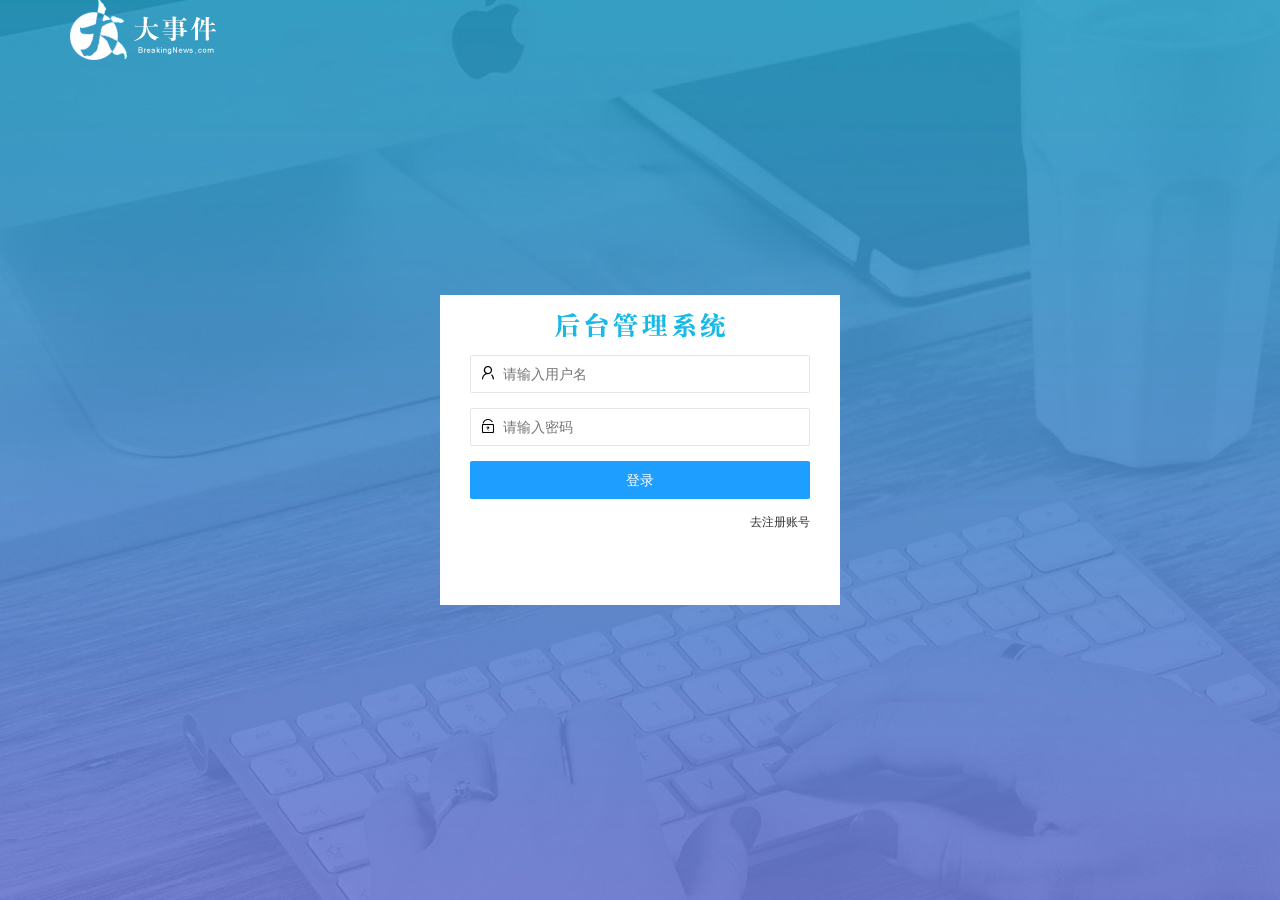
<file: login.html>
<!DOCTYPE html>
<html lang="en">
  <head>
    <meta charset="UTF-8" />
    <meta http-equiv="X-UA-Compatible" content="IE=edge" />
    <meta name="viewport" content="width=device-width, initial-scale=1.0" />
    <title>大事件-登录</title>
    <!-- 导入 LayUI 样式 -->
    <link rel="stylesheet" href="/assets/lib/layui/css/layui.css" />
    <!-- 导入自定义样式 -->
    <link rel="stylesheet" href="/assets/css/login.css" />
  </head>
  <body>
    <!-- 头部 logo 区域 -->
    <div class="layui-main">
      <img src="/assets/images/logo.png" alt="" />
    </div>

    <!-- 登录注册区域 -->
    <div class="loginAndRegBox">
      <!-- 登录标题 -->
      <div class="title-box"></div>
      <!-- 登录 -->
      <div class="login-box">
        <form class="layui-form" id="form_login">
          <!-- 用户名 -->
          <div class="layui-form-item">
            <i class="layui-icon layui-icon-username"></i>
            <input
              type="text"
              name="username"
              required
              lay-verify="required"
              placeholder="请输入用户名"
              autocomplete="off"
              class="layui-input"
            />
          </div>

          <!-- 密码 -->
          <div class="layui-form-item">
            <i class="layui-icon layui-icon-password"></i>
            <input
              type="password"
              name="password"
              required
              lay-verify="required"
              placeholder="请输入密码"
              autocomplete="off"
              class="layui-input"
            />
          </div>

          <!-- 登录按钮 -->
          <div class="layui-form-item">
            <!-- 注意：表单提交按钮和普通按钮的区别，就是 lay-submit 属性 -->
            <button
              class="layui-btn layui-btn-normal layui-btn-fluid"
              lay-submit
            >
              登录
            </button>
          </div>
          <div class="layui-form-item link">
            <a href="javascript:;" id="link_reg">去注册账号</a>
          </div>
        </form>
      </div>
      <!-- 注册 -->
      <div class="reg-box">
        <form class="layui-form" id="form_reg">
          <!-- 用户名 -->
          <div class="layui-form-item">
            <i class="layui-icon layui-icon-username"></i>
            <input
              type="text"
              name="username"
              required
              lay-verify="required"
              placeholder="请输入用户名"
              autocomplete="off"
              class="layui-input"
            />
          </div>

          <!-- 密码 -->
          <div class="layui-form-item">
            <i class="layui-icon layui-icon-password"></i>
            <input
              type="password"
              name="password"
              required
              lay-verify="required|pwd"
              placeholder="请输入密码"
              autocomplete="off"
              class="layui-input"
            />
          </div>

          <!-- 确认密码 -->
          <div class="layui-form-item">
            <i class="layui-icon layui-icon-password"></i>
            <input
              type="password"
              name="repassword"
              required
              lay-verify="required|pwd|repwd"
              placeholder="再次确认密码"
              autocomplete="off"
              class="layui-input"
            />
          </div>

          <!-- 注册按钮 -->
          <div class="layui-form-item">
            <!-- 注意：表单提交按钮和普通按钮的区别，就是 lay-submit 属性 -->
            <button
              class="layui-btn layui-btn-normal layui-btn-fluid"
              lay-submit
            >
              注册
            </button>
          </div>
          <div class="layui-form-item link">
            <a href="javascript:;" id="link_login">去登录</a>
          </div>
        </form>
      </div>
    </div>
    <!-- 引入jquery -->
    <script src="./assets/lib/jquery.js"></script>
    <!-- 引入layui的js -->
    <script src="./assets/lib/layui/layui.all.js"></script>
    <script src="/assets/js/baseAPI.js"></script>
    <!-- 引入自己的js -->
    <script src="./assets/js/login.js"></script>
  </body>
</html>
</file>
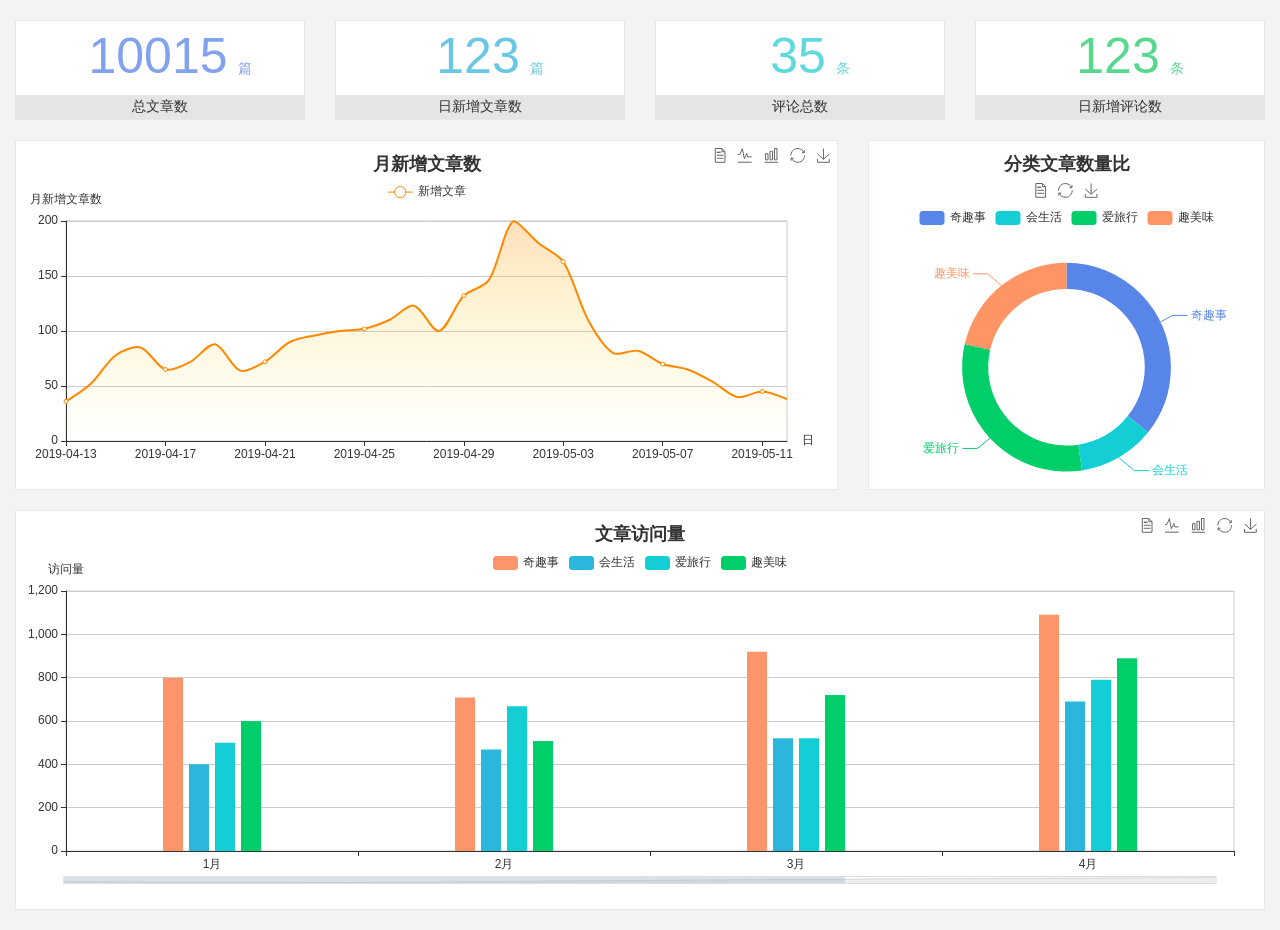
<file: home/dashboard.html>
<!DOCTYPE html>
<html lang="en">

<head>
  <meta charset="UTF-8">
  <meta name="viewport" content="width=device-width, initial-scale=1.0">
  <meta http-equiv="X-UA-Compatible" content="ie=edge">
  <title>图表统计</title>
  <link rel="stylesheet" href="../../assets/lib/bootstrap.css" />
  <link rel="stylesheet" href="../../assets/lib/main.css" />
  <script src="../../assets/lib/jquery.js"></script>
  <script type="text/javascript" src="../../assets/lib/echarts.min.js"></script>
</head>

<body>
  <div class="container-fluid">
    <div class="row spannel_list">
      <div class="col-sm-3 col-xs-6">
        <div class="spannel">
          <em>10015</em><span>篇</span>
          <b>总文章数</b>
        </div>
      </div>
      <div class="col-sm-3 col-xs-6">
        <div class="spannel scolor01">
          <em>123</em><span>篇</span>
          <b>日新增文章数</b>
        </div>
      </div>
      <div class="col-sm-3 col-xs-6">
        <div class="spannel scolor02">
          <em>35</em><span>条</span>
          <b>评论总数</b>
        </div>
      </div>
      <div class="col-sm-3 col-xs-6">
        <div class="spannel scolor03">
          <em>123</em><span>条</span>
          <b>日新增评论数</b>
        </div>
      </div>
    </div>
  </div>

  <div class="container-fluid">
    <div class="row curve-pie">
      <div class="col-lg-8 col-md-8">
        <div class="gragh_pannel" id="curve_show"></div>
      </div>
      <div class="col-lg-4 col-md-4">
        <div class="gragh_pannel" id="pie_show"></div>
      </div>
    </div>
  </div>

  <div class="container-fluid">
    <div class="column_pannel" id="column_show"></div>
  </div>

  <script>
    var oChart = echarts.init(document.getElementById('curve_show'));
    var aList_all = [
      { 'count': 36, 'date': '2019-04-13' },
      { 'count': 52, 'date': '2019-04-14' },
      { 'count': 78, 'date': '2019-04-15' },
      { 'count': 85, 'date': '2019-04-16' },
      { 'count': 65, 'date': '2019-04-17' },
      { 'count': 72, 'date': '2019-04-18' },
      { 'count': 88, 'date': '2019-04-19' },
      { 'count': 64, 'date': '2019-04-20' },
      { 'count': 72, 'date': '2019-04-21' },
      { 'count': 90, 'date': '2019-04-22' },
      { 'count': 96, 'date': '2019-04-23' },
      { 'count': 100, 'date': '2019-04-24' },
      { 'count': 102, 'date': '2019-04-25' },
      { 'count': 110, 'date': '2019-04-26' },
      { 'count': 123, 'date': '2019-04-27' },
      { 'count': 100, 'date': '2019-04-28' },
      { 'count': 132, 'date': '2019-04-29' },
      { 'count': 146, 'date': '2019-04-30' },
      { 'count': 200, 'date': '2019-05-01' },
      { 'count': 180, 'date': '2019-05-02' },
      { 'count': 163, 'date': '2019-05-03' },
      { 'count': 110, 'date': '2019-05-04' },
      { 'count': 80, 'date': '2019-05-05' },
      { 'count': 82, 'date': '2019-05-06' },
      { 'count': 70, 'date': '2019-05-07' },
      { 'count': 65, 'date': '2019-05-08' },
      { 'count': 54, 'date': '2019-05-09' },
      { 'count': 40, 'date': '2019-05-10' },
      { 'count': 45, 'date': '2019-05-11' },
      { 'count': 38, 'date': '2019-05-12' },
    ];

    let aCount = [];
    let aDate = [];

    for (var i = 0; i < aList_all.length; i++) {
      aCount.push(aList_all[i].count);
      aDate.push(aList_all[i].date);
    }

    var chartopt = {
      title: {
        text: '月新增文章数',
        left: 'center',
        top: '10'
      },
      tooltip: {
        trigger: 'axis'
      },
      legend: {
        data: ['新增文章'],
        top: '40'
      },
      toolbox: {
        show: true,
        feature: {
          mark: { show: true },
          dataView: { show: true, readOnly: false },
          magicType: { show: true, type: ['line', 'bar'] },
          restore: { show: true },
          saveAsImage: { show: true }
        }
      },
      calculable: true,
      xAxis: [
        {
          name: '日',
          type: 'category',
          boundaryGap: false,
          data: aDate
        }
      ],
      yAxis: [
        {
          name: '月新增文章数',
          type: 'value'
        }
      ],
      series: [
        {
          name: '新增文章',
          type: 'line',
          smooth: true,
          itemStyle: { normal: { areaStyle: { type: 'default' }, color: '#f80' }, lineStyle: { color: '#f80' } },
          data: aCount
        }],
      areaStyle: {
        normal: {
          color: new echarts.graphic.LinearGradient(0, 0, 0, 1, [{
            offset: 0,
            color: 'rgba(255,136,0,0.39)'
          }, {
            offset: .34,
            color: 'rgba(255,180,0,0.25)'
          }, {
            offset: 1,
            color: 'rgba(255,222,0,0.00)'
          }])

        }
      },
      grid: {
        show: true,
        x: 50,
        x2: 50,
        y: 80,
        height: 220
      }
    };

    oChart.setOption(chartopt);


    var oPie = echarts.init(document.getElementById('pie_show'));
    var oPieopt =
    {
      title: {
        top: 10,
        text: '分类文章数量比',
        x: 'center'
      },
      tooltip: {
        trigger: 'item',
        formatter: "{a} <br/>{b} : {c} ({d}%)"
      },
      color: ['#5885e8', '#13cfd5', '#00ce68', '#ff9565'],
      legend: {
        x: 'center',
        top: 65,
        data: ['奇趣事', '会生活', '爱旅行', '趣美味']
      },
      toolbox: {
        show: true,
        x: 'center',
        top: 35,
        feature: {
          mark: { show: true },
          dataView: { show: true, readOnly: false },
          magicType: {
            show: true,
            type: ['pie', 'funnel'],
            option: {
              funnel: {
                x: '25%',
                width: '50%',
                funnelAlign: 'left',
                max: 1548
              }
            }
          },
          restore: { show: true },
          saveAsImage: { show: true }
        }
      },
      calculable: true,
      series: [
        {
          name: '访问来源',
          type: 'pie',
          radius: ['45%', '60%'],
          center: ['50%', '65%'],
          data: [
            { value: 300, name: '奇趣事' },
            { value: 100, name: '会生活' },
            { value: 260, name: '爱旅行' },
            { value: 180, name: '趣美味' }
          ]
        }
      ]
    };
    oPie.setOption(oPieopt);



    var oColumn = this.echarts.init(document.getElementById('column_show'));
    var oColumnopt =
    {
      title: {
        text: '文章访问量',
        left: 'center',
        top: '10'
      },
      tooltip: {
        trigger: 'axis'
      },
      legend: {
        data: ['奇趣事', '会生活', '爱旅行', '趣美味'],
        top: '40'
      },
      toolbox: {
        show: true,
        feature: {
          mark: { show: true },
          dataView: { show: true, readOnly: false },
          magicType: { show: true, type: ['line', 'bar'] },
          restore: { show: true },
          saveAsImage: { show: true }
        }
      },
      calculable: true,
      xAxis: [
        {
          type: 'category',
          data: ['1月', '2月', '3月', '4月', '5月']
        }
      ],
      yAxis: [
        {
          name: '访问量',
          type: 'value'
        }
      ],
      series: [
        {
          name: '奇趣事',
          type: 'bar',
          barWidth: 20,
          itemStyle: {
            normal: { areaStyle: { type: 'default' }, color: '#fd956a' }
          },
          data: [800, 708, 920, 1090, 1200]
        },
        {
          name: '会生活',
          type: 'bar',
          barWidth: 20,
          itemStyle: {
            normal: { areaStyle: { type: 'default' }, color: '#2bb6db' }
          },
          data: [400, 468, 520, 690, 800]
        },
        {
          name: '爱旅行',
          type: 'bar',
          barWidth: 20,
          itemStyle: {
            normal: { areaStyle: { type: 'default' }, color: '#13cfd5' }
          },
          data: [500, 668, 520, 790, 900]
        },
        {
          name: '趣美味',
          type: 'bar',
          barWidth: 20,
          itemStyle: {
            normal: { areaStyle: { type: 'default' }, color: '#00ce68' }
          },
          data: [600, 508, 720, 890, 1000]
        }
      ],
      grid: {
        show: true,
        x: 50,
        x2: 30,
        y: 80,
        height: 260
      },
      dataZoom: [//给x轴设置滚动条
        {
          start: 0,//默认为0
          end: 100 - 1000 / 31,//默认为100
          type: 'slider',
          show: true,
          xAxisIndex: [0],
          handleSize: 0,//滑动条的 左右2个滑动条的大小
          height: 8,//组件高度
          left: 45, //左边的距离
          right: 50,//右边的距离
          bottom: 26,//右边的距离
          handleColor: '#ddd',//h滑动图标的颜色
          handleStyle: {
            borderColor: "#cacaca",
            borderWidth: "1",
            shadowBlur: 2,
            background: "#ddd",
            shadowColor: "#ddd",
          }
        }]
    };
    oColumn.setOption(oColumnopt);
  </script>
</body>

</html>
</file>
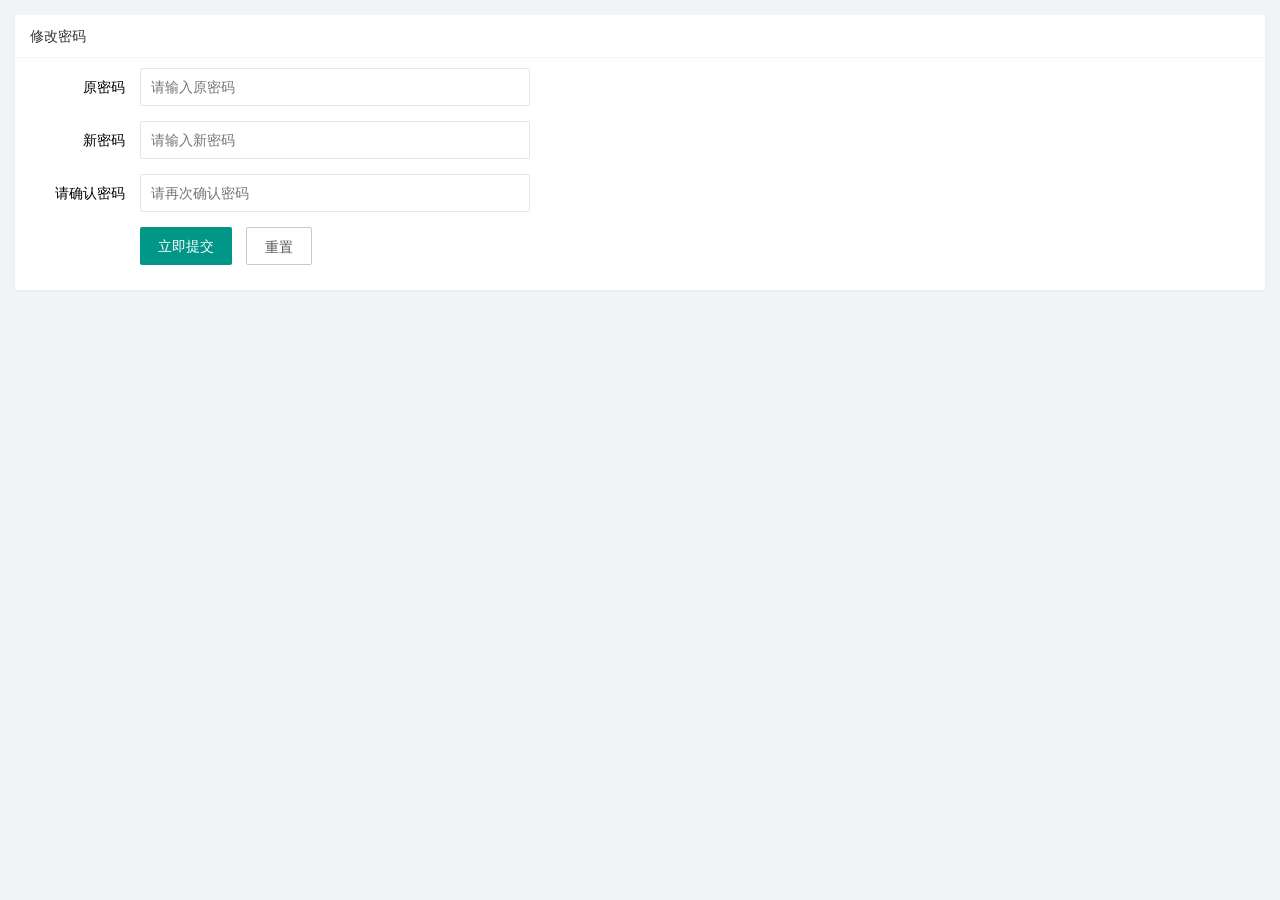
<file: user/use_pwd.html>
<!DOCTYPE html>
<html lang="en">
  <head>
    <meta charset="UTF-8" />
    <meta http-equiv="X-UA-Compatible" content="IE=edge" />
    <meta name="viewport" content="width=device-width, initial-scale=1.0" />
    <title>Document</title>
    <link rel="stylesheet" href="/assets/lib/layui/css/layui.css" />
    <link rel="stylesheet" href="/assets/css/user/user_pwd.css" />
  </head>
  <body>
    <div class="layui-card">
      <div class="layui-card-header">修改密码</div>
      <div class="layui-card-body">
        <form class="layui-form" action="">
          <div class="layui-form-item">
            <label class="layui-form-label">原密码</label>
            <div class="layui-input-block">
              <input
                type="password"
                name="oldPwd"
                required
                lay-verify="required|pwd"
                placeholder="请输入原密码"
                autocomplete="off"
                class="layui-input"
              />
            </div>
          </div>
          <div class="layui-form-item">
            <label class="layui-form-label">新密码</label>
            <div class="layui-input-block">
              <input
                type="password"
                name="newPwd"
                required
                lay-verify="required|pwd|samePwd"
                placeholder="请输入新密码"
                autocomplete="off"
                class="layui-input"
              />
            </div>
          </div>
          <div class="layui-form-item">
            <label class="layui-form-label">请确认密码</label>
            <div class="layui-input-block">
              <input
                type="password"
                name="rePwd"
                required
                lay-verify="required|pwd|rePwd"
                placeholder="请再次确认密码"
                autocomplete="off"
                class="layui-input"
              />
            </div>
          </div>
          <div class="layui-form-item">
            <div class="layui-input-block">
              <button class="layui-btn" lay-submit lay-filter="formDemo">
                立即提交
              </button>
              <button type="reset" class="layui-btn layui-btn-primary">
                重置
              </button>
            </div>
          </div>
        </form>
      </div>
    </div>
    <script src="/assets/lib/layui/layui.all.js"></script>
    <script src="/assets/lib/jquery.js"></script>
    <script src="/assets/js/baseAPI.js"></script>
    <script src="/assets/js/user/user.pwd.js"></script>
  </body>
</html>
</file>
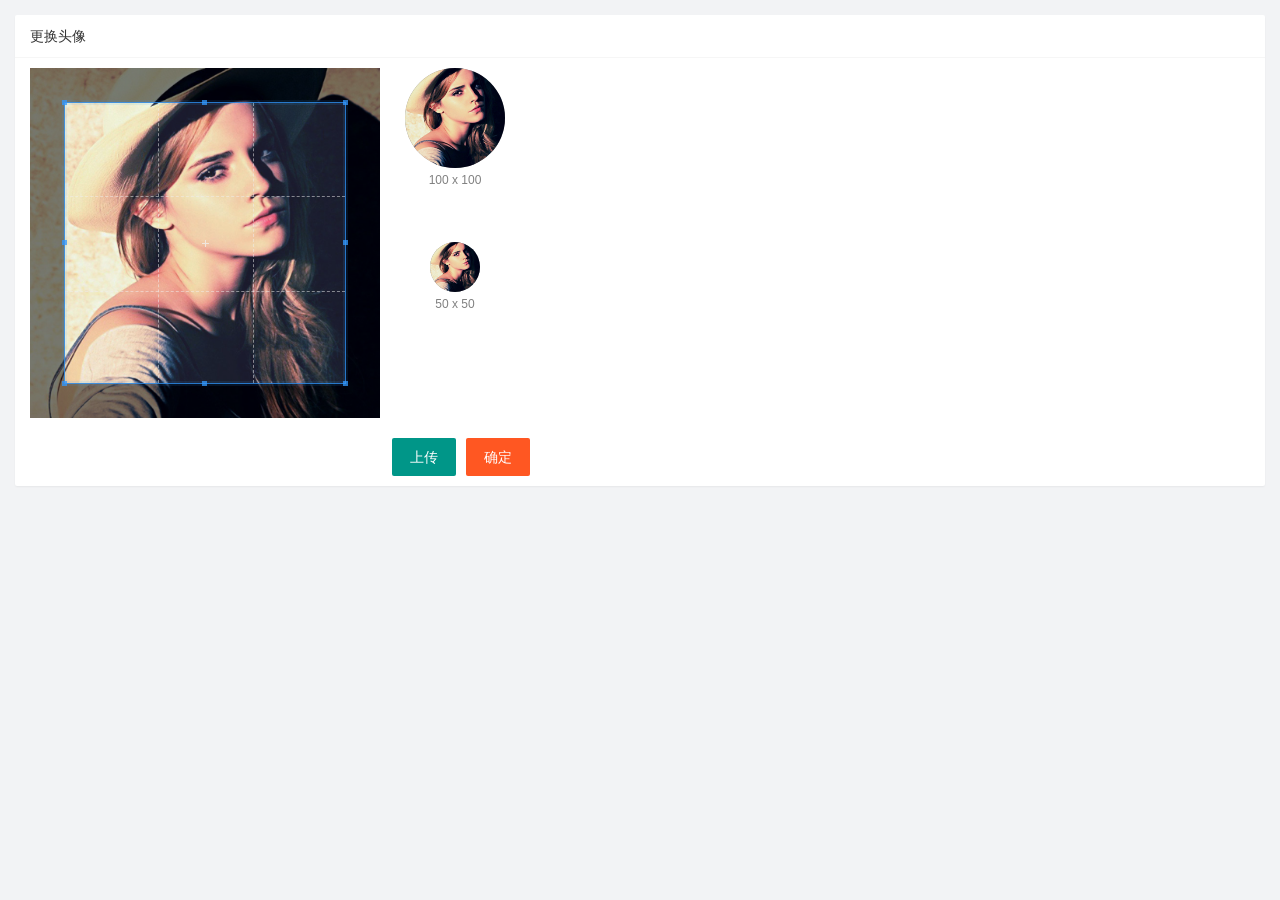
<file: user/user_avatar.html>
<!DOCTYPE html>
<html lang="en">
  <head>
    <meta charset="UTF-8" />
    <meta http-equiv="X-UA-Compatible" content="IE=edge" />
    <meta name="viewport" content="width=device-width, initial-scale=1.0" />
    <title>Document</title>
    <link rel="stylesheet" href="/assets/lib/layui/css/layui.css" />
    <link rel="stylesheet" href="/assets/lib/cropper/cropper.css" />
    <link rel="stylesheet" href="/assets/css/user/user.avatar.css" />
  </head>
  <body>
    <div class="layui-card">
      <div class="layui-card-header">更换头像</div>
      <div class="layui-card-body">
        <!-- 第一行的图片裁剪和预览区域 -->
        <div class="row1">
          <!-- 图片裁剪区域 -->
          <div class="cropper-box">
            <!-- 这个 img 标签很重要，将来会把它初始化为裁剪区域 -->
            <img id="image" src="/assets/images/sample.jpg" />
          </div>
          <!-- 图片的预览区域 -->
          <div class="preview-box">
            <div>
              <!-- 宽高为 100px 的预览区域 -->
              <div class="img-preview w100"></div>
              <p class="size">100 x 100</p>
            </div>
            <div>
              <!-- 宽高为 50px 的预览区域 -->
              <div class="img-preview w50"></div>
              <p class="size">50 x 50</p>
            </div>
          </div>
        </div>
        <!-- 第二行的按钮区域 -->
        <div class="row2">
          <input type="file" id="file" accept="image/png,image/jpeg" />
          <button type="button" class="layui-btn" id="btnChooseImage">
            上传
          </button>
          <button
            type="button"
            class="layui-btn layui-btn-danger"
            id="btnUpload"
          >
            确定
          </button>
        </div>
      </div>
    </div>
    <script src="/assets/lib/layui/layui.all.js"></script>
    <script src="/assets/lib/jquery.js"></script>
    <script src="/assets/lib/cropper/Cropper.js"></script>
    <script src="/assets/lib/cropper/jquery-cropper.js"></script>
    <script src="/assets/js/baseAPI.js"></script>
    <script src="/assets/js/user/user.avatar.js"></script>
  </body>
</html>
</file>
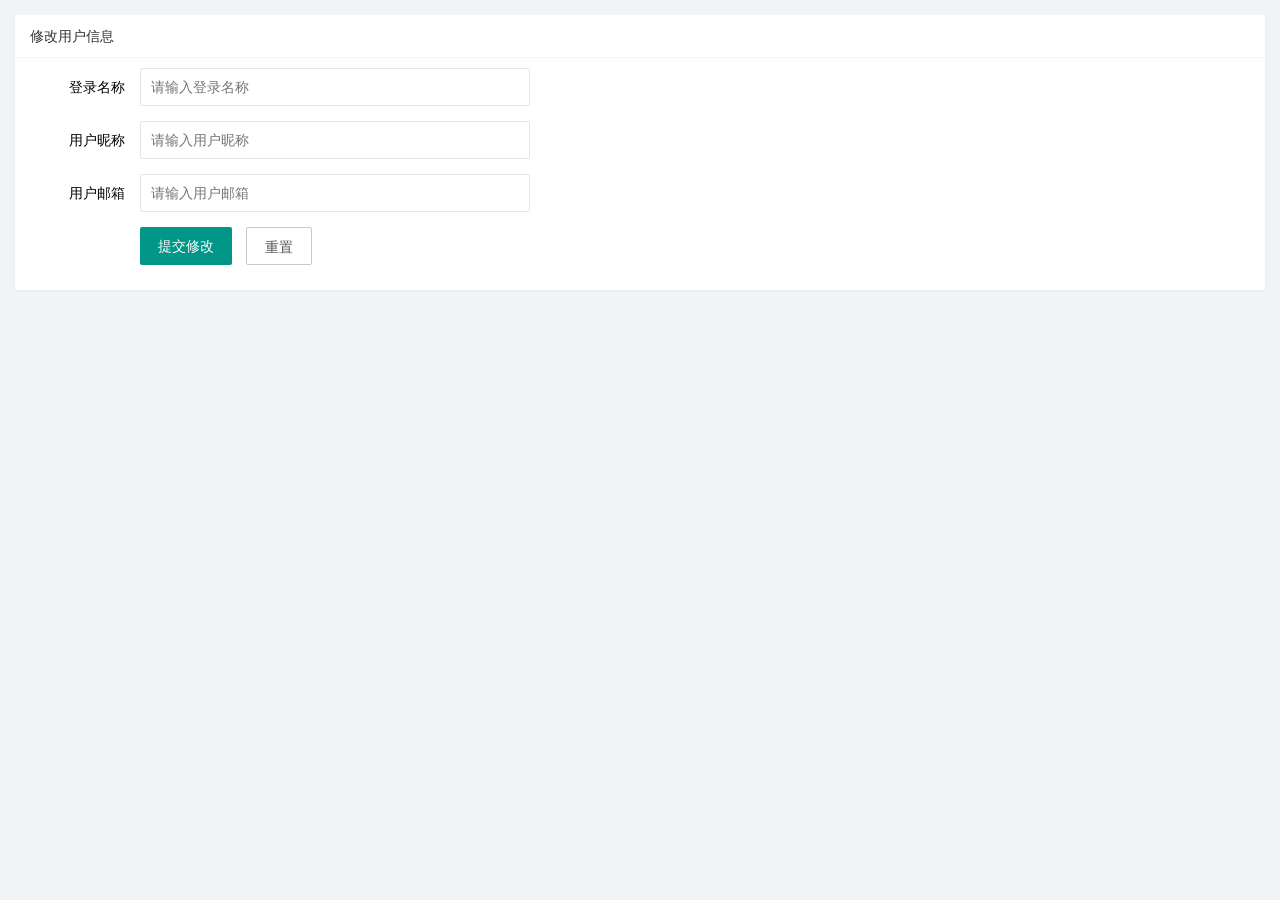
<file: user/usre_info.html>
<!DOCTYPE html>
<html lang="en">
  <head>
    <meta charset="UTF-8" />
    <meta http-equiv="X-UA-Compatible" content="IE=edge" />
    <meta name="viewport" content="width=device-width, initial-scale=1.0" />
    <title>Document</title>
    <link rel="stylesheet" href="/assets/lib/layui/css/layui.css" />
    <link rel="stylesheet" href="/assets/css/user/user.info.css" />
  </head>
  <body>
    <div class="layui-card">
      <div class="layui-card-header">修改用户信息</div>
      <div class="layui-card-body">
        <!-- form 表单 -->
        <form class="layui-form" lay-filter="formUserInfo">
          <!-- 隐藏域 -->
          <input type="hidden" name="id" />
          <div class="layui-form-item">
            <label class="layui-form-label">登录名称</label>
            <div class="layui-input-block">
              <input
                type="text"
                name="username"
                required
                readonly
                lay-verify="required"
                placeholder="请输入登录名称"
                autocomplete="off"
                class="layui-input"
              />
            </div>
          </div>
          <div class="layui-form-item">
            <label class="layui-form-label">用户昵称</label>
            <div class="layui-input-block">
              <input
                type="text"
                name="nickname"
                required
                lay-verify="required|nickname"
                placeholder="请输入用户昵称"
                autocomplete="off"
                class="layui-input"
              />
            </div>
          </div>
          <div class="layui-form-item">
            <label class="layui-form-label">用户邮箱</label>
            <div class="layui-input-block">
              <input
                type="text"
                name="email"
                required
                lay-verify="required|email"
                placeholder="请输入用户邮箱"
                autocomplete="off"
                class="layui-input"
              />
            </div>
          </div>
          <div class="layui-form-item">
            <div class="layui-input-block">
              <button class="layui-btn" lay-submit lay-filter="formDemo">
                提交修改
              </button>
              <button type="reset" class="layui-btn layui-btn-primary" id="btnReset">
                重置
              </button>
            </div>
          </div>
        </form>
      </div>
    </div>
    <script src="/assets/lib/layui/layui.all.js"></script>
    <script src="/assets/lib/jquery.js"></script>
    <script src="/assets/js/baseAPI.js"></script>
    <script src="/assets/js/user/user_info.js"></script>
  </body>
</html>
</file>
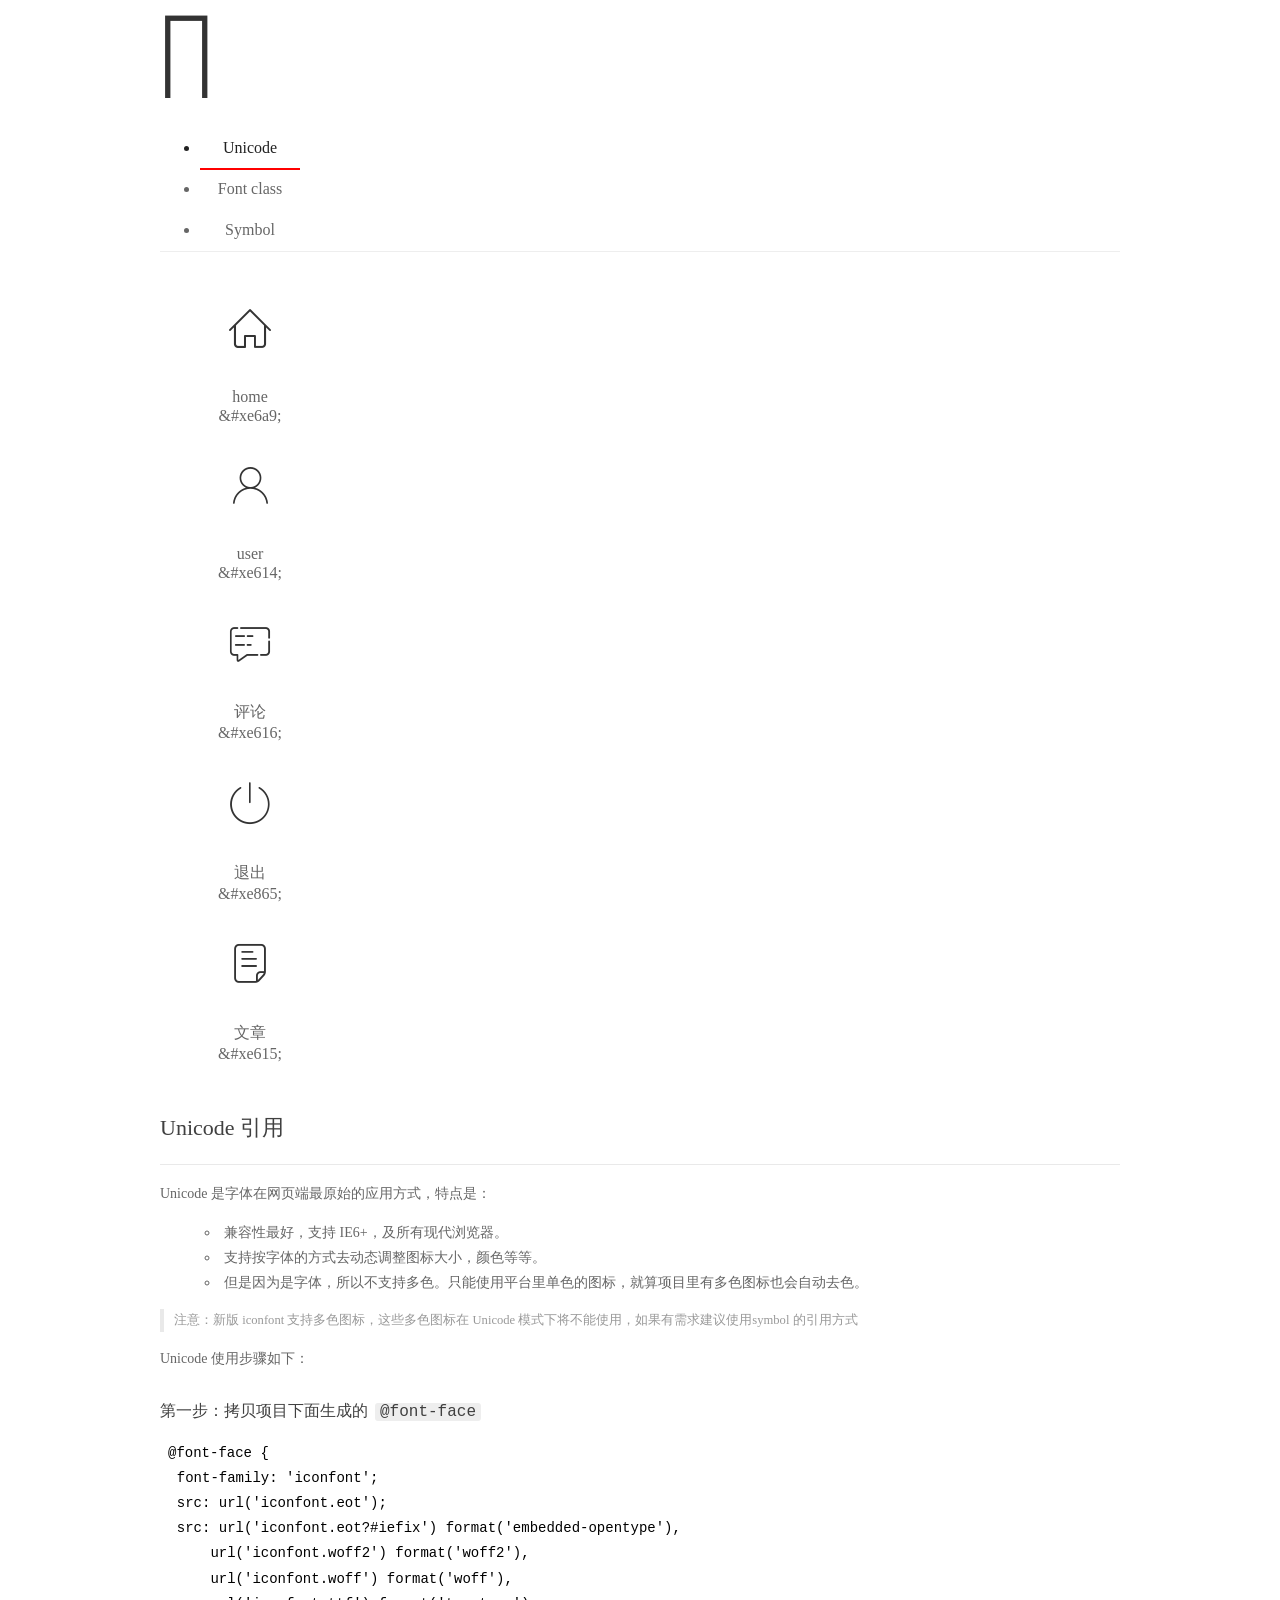
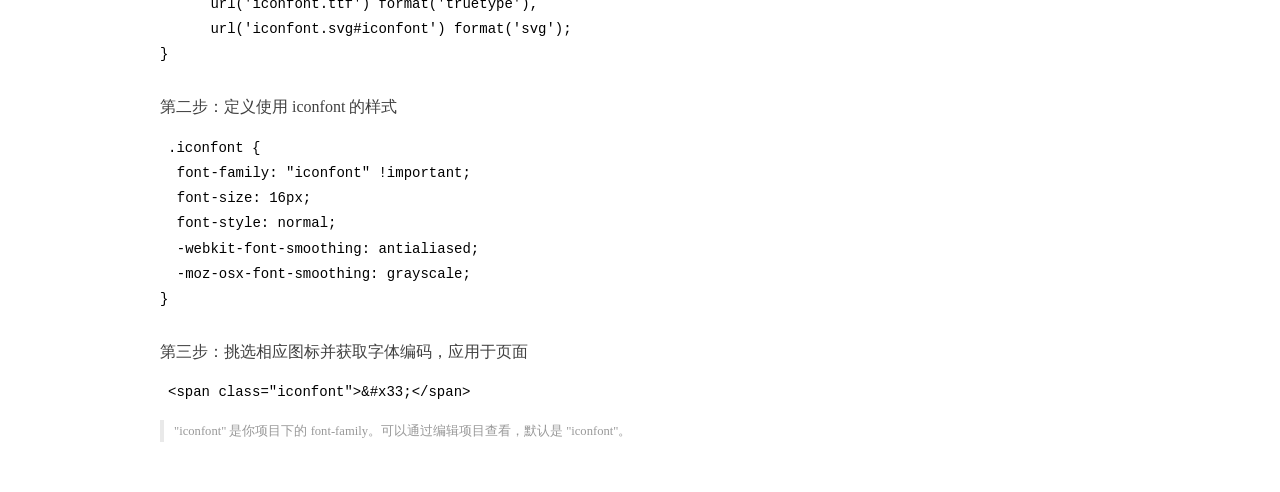
<file: assets/fonts/demo_index.html>
<!DOCTYPE html>
<html>
<head>
  <meta charset="utf-8"/>
  <title>IconFont Demo</title>
  <link rel="shortcut icon" href="https://gtms04.alicdn.com/tps/i4/TB1_oz6GVXXXXaFXpXXJDFnIXXX-64-64.ico" type="image/x-icon"/>
  <link rel="stylesheet" href="https://g.alicdn.com/thx/cube/1.3.2/cube.min.css">
  <link rel="stylesheet" href="demo.css">
  <link rel="stylesheet" href="iconfont.css">
  <script src="iconfont.js"></script>
  <!-- jQuery -->
  <script src="https://a1.alicdn.com/oss/uploads/2018/12/26/7bfddb60-08e8-11e9-9b04-53e73bb6408b.js"></script>
  <!-- 代码高亮 -->
  <script src="https://a1.alicdn.com/oss/uploads/2018/12/26/a3f714d0-08e6-11e9-8a15-ebf944d7534c.js"></script>
</head>
<body>
  <div class="main">
    <h1 class="logo"><a href="https://www.iconfont.cn/" title="iconfont 首页" target="_blank">&#xe86b;</a></h1>
    <div class="nav-tabs">
      <ul id="tabs" class="dib-box">
        <li class="dib active"><span>Unicode</span></li>
        <li class="dib"><span>Font class</span></li>
        <li class="dib"><span>Symbol</span></li>
      </ul>
      
    </div>
    <div class="tab-container">
      <div class="content unicode" style="display: block;">
          <ul class="icon_lists dib-box">
          
            <li class="dib">
              <span class="icon iconfont">&#xe6a9;</span>
                <div class="name">home</div>
                <div class="code-name">&amp;#xe6a9;</div>
              </li>
          
            <li class="dib">
              <span class="icon iconfont">&#xe614;</span>
                <div class="name">user</div>
                <div class="code-name">&amp;#xe614;</div>
              </li>
          
            <li class="dib">
              <span class="icon iconfont">&#xe616;</span>
                <div class="name">评论</div>
                <div class="code-name">&amp;#xe616;</div>
              </li>
          
            <li class="dib">
              <span class="icon iconfont">&#xe865;</span>
                <div class="name">退出</div>
                <div class="code-name">&amp;#xe865;</div>
              </li>
          
            <li class="dib">
              <span class="icon iconfont">&#xe615;</span>
                <div class="name">文章</div>
                <div class="code-name">&amp;#xe615;</div>
              </li>
          
          </ul>
          <div class="article markdown">
          <h2 id="unicode-">Unicode 引用</h2>
          <hr>

          <p>Unicode 是字体在网页端最原始的应用方式，特点是：</p>
          <ul>
            <li>兼容性最好，支持 IE6+，及所有现代浏览器。</li>
            <li>支持按字体的方式去动态调整图标大小，颜色等等。</li>
            <li>但是因为是字体，所以不支持多色。只能使用平台里单色的图标，就算项目里有多色图标也会自动去色。</li>
          </ul>
          <blockquote>
            <p>注意：新版 iconfont 支持多色图标，这些多色图标在 Unicode 模式下将不能使用，如果有需求建议使用symbol 的引用方式</p>
          </blockquote>
          <p>Unicode 使用步骤如下：</p>
          <h3 id="-font-face">第一步：拷贝项目下面生成的 <code>@font-face</code></h3>
<pre><code class="language-css"
>@font-face {
  font-family: 'iconfont';
  src: url('iconfont.eot');
  src: url('iconfont.eot?#iefix') format('embedded-opentype'),
      url('iconfont.woff2') format('woff2'),
      url('iconfont.woff') format('woff'),
      url('iconfont.ttf') format('truetype'),
      url('iconfont.svg#iconfont') format('svg');
}
</code></pre>
          <h3 id="-iconfont-">第二步：定义使用 iconfont 的样式</h3>
<pre><code class="language-css"
>.iconfont {
  font-family: "iconfont" !important;
  font-size: 16px;
  font-style: normal;
  -webkit-font-smoothing: antialiased;
  -moz-osx-font-smoothing: grayscale;
}
</code></pre>
          <h3 id="-">第三步：挑选相应图标并获取字体编码，应用于页面</h3>
<pre>
<code class="language-html"
>&lt;span class="iconfont"&gt;&amp;#x33;&lt;/span&gt;
</code></pre>
          <blockquote>
            <p>"iconfont" 是你项目下的 font-family。可以通过编辑项目查看，默认是 "iconfont"。</p>
          </blockquote>
          </div>
      </div>
      <div class="content font-class">
        <ul class="icon_lists dib-box">
          
          <li class="dib">
            <span class="icon iconfont icon-home"></span>
            <div class="name">
              home
            </div>
            <div class="code-name">.icon-home
            </div>
          </li>
          
          <li class="dib">
            <span class="icon iconfont icon-user"></span>
            <div class="name">
              user
            </div>
            <div class="code-name">.icon-user
            </div>
          </li>
          
          <li class="dib">
            <span class="icon iconfont icon-pinglun"></span>
            <div class="name">
              评论
            </div>
            <div class="code-name">.icon-pinglun
            </div>
          </li>
          
          <li class="dib">
            <span class="icon iconfont icon-tuichu"></span>
            <div class="name">
              退出
            </div>
            <div class="code-name">.icon-tuichu
            </div>
          </li>
          
          <li class="dib">
            <span class="icon iconfont icon-16"></span>
            <div class="name">
              文章
            </div>
            <div class="code-name">.icon-16
            </div>
          </li>
          
        </ul>
        <div class="article markdown">
        <h2 id="font-class-">font-class 引用</h2>
        <hr>

        <p>font-class 是 Unicode 使用方式的一种变种，主要是解决 Unicode 书写不直观，语意不明确的问题。</p>
        <p>与 Unicode 使用方式相比，具有如下特点：</p>
        <ul>
          <li>兼容性良好，支持 IE8+，及所有现代浏览器。</li>
          <li>相比于 Unicode 语意明确，书写更直观。可以很容易分辨这个 icon 是什么。</li>
          <li>因为使用 class 来定义图标，所以当要替换图标时，只需要修改 class 里面的 Unicode 引用。</li>
          <li>不过因为本质上还是使用的字体，所以多色图标还是不支持的。</li>
        </ul>
        <p>使用步骤如下：</p>
        <h3 id="-fontclass-">第一步：引入项目下面生成的 fontclass 代码：</h3>
<pre><code class="language-html">&lt;link rel="stylesheet" href="./iconfont.css"&gt;
</code></pre>
        <h3 id="-">第二步：挑选相应图标并获取类名，应用于页面：</h3>
<pre><code class="language-html">&lt;span class="iconfont icon-xxx"&gt;&lt;/span&gt;
</code></pre>
        <blockquote>
          <p>"
            iconfont" 是你项目下的 font-family。可以通过编辑项目查看，默认是 "iconfont"。</p>
        </blockquote>
      </div>
      </div>
      <div class="content symbol">
          <ul class="icon_lists dib-box">
          
            <li class="dib">
                <svg class="icon svg-icon" aria-hidden="true">
                  <use xlink:href="#icon-home"></use>
                </svg>
                <div class="name">home</div>
                <div class="code-name">#icon-home</div>
            </li>
          
            <li class="dib">
                <svg class="icon svg-icon" aria-hidden="true">
                  <use xlink:href="#icon-user"></use>
                </svg>
                <div class="name">user</div>
                <div class="code-name">#icon-user</div>
            </li>
          
            <li class="dib">
                <svg class="icon svg-icon" aria-hidden="true">
                  <use xlink:href="#icon-pinglun"></use>
                </svg>
                <div class="name">评论</div>
                <div class="code-name">#icon-pinglun</div>
            </li>
          
            <li class="dib">
                <svg class="icon svg-icon" aria-hidden="true">
                  <use xlink:href="#icon-tuichu"></use>
                </svg>
                <div class="name">退出</div>
                <div class="code-name">#icon-tuichu</div>
            </li>
          
            <li class="dib">
                <svg class="icon svg-icon" aria-hidden="true">
                  <use xlink:href="#icon-16"></use>
                </svg>
                <div class="name">文章</div>
                <div class="code-name">#icon-16</div>
            </li>
          
          </ul>
          <div class="article markdown">
          <h2 id="symbol-">Symbol 引用</h2>
          <hr>

          <p>这是一种全新的使用方式，应该说这才是未来的主流，也是平台目前推荐的用法。相关介绍可以参考这篇<a href="">文章</a>
            这种用法其实是做了一个 SVG 的集合，与另外两种相比具有如下特点：</p>
          <ul>
            <li>支持多色图标了，不再受单色限制。</li>
            <li>通过一些技巧，支持像字体那样，通过 <code>font-size</code>, <code>color</code> 来调整样式。</li>
            <li>兼容性较差，支持 IE9+，及现代浏览器。</li>
            <li>浏览器渲染 SVG 的性能一般，还不如 png。</li>
          </ul>
          <p>使用步骤如下：</p>
          <h3 id="-symbol-">第一步：引入项目下面生成的 symbol 代码：</h3>
<pre><code class="language-html">&lt;script src="./iconfont.js"&gt;&lt;/script&gt;
</code></pre>
          <h3 id="-css-">第二步：加入通用 CSS 代码（引入一次就行）：</h3>
<pre><code class="language-html">&lt;style&gt;
.icon {
  width: 1em;
  height: 1em;
  vertical-align: -0.15em;
  fill: currentColor;
  overflow: hidden;
}
&lt;/style&gt;
</code></pre>
          <h3 id="-">第三步：挑选相应图标并获取类名，应用于页面：</h3>
<pre><code class="language-html">&lt;svg class="icon" aria-hidden="true"&gt;
  &lt;use xlink:href="#icon-xxx"&gt;&lt;/use&gt;
&lt;/svg&gt;
</code></pre>
          </div>
      </div>

    </div>
  </div>
  <script>
  $(document).ready(function () {
      $('.tab-container .content:first').show()

      $('#tabs li').click(function (e) {
        var tabContent = $('.tab-container .content')
        var index = $(this).index()

        if ($(this).hasClass('active')) {
          return
        } else {
          $('#tabs li').removeClass('active')
          $(this).addClass('active')

          tabContent.hide().eq(index).fadeIn()
        }
      })
    })
  </script>
</body>
</html>
</file>
<file: assets/lib/layui/css/layui.css>
/** layui-v2.5.5 MIT License By https://www.layui.com */
 .layui-inline,img{display:inline-block;vertical-align:middle}h1,h2,h3,h4,h5,h6{font-weight:400}.layui-edge,.layui-header,.layui-inline,.layui-main{position:relative}.layui-body,.layui-edge,.layui-elip{overflow:hidden}.layui-btn,.layui-edge,.layui-inline,img{vertical-align:middle}.layui-btn,.layui-disabled,.layui-icon,.layui-unselect{-moz-user-select:none;-webkit-user-select:none;-ms-user-select:none}.layui-elip,.layui-form-checkbox span,.layui-form-pane .layui-form-label{text-overflow:ellipsis;white-space:nowrap}.layui-breadcrumb,.layui-tree-btnGroup{visibility:hidden}blockquote,body,button,dd,div,dl,dt,form,h1,h2,h3,h4,h5,h6,input,li,ol,p,pre,td,textarea,th,ul{margin:0;padding:0;-webkit-tap-highlight-color:rgba(0,0,0,0)}a:active,a:hover{outline:0}img{border:none}li{list-style:none}table{border-collapse:collapse;border-spacing:0}h4,h5,h6{font-size:100%}button,input,optgroup,option,select,textarea{font-family:inherit;font-size:inherit;font-style:inherit;font-weight:inherit;outline:0}pre{white-space:pre-wrap;white-space:-moz-pre-wrap;white-space:-pre-wrap;white-space:-o-pre-wrap;word-wrap:break-word}body{line-height:24px;font:14px Helvetica Neue,Helvetica,PingFang SC,Tahoma,Arial,sans-serif}hr{height:1px;margin:10px 0;border:0;clear:both}a{color:#333;text-decoration:none}a:hover{color:#777}a cite{font-style:normal;*cursor:pointer}.layui-border-box,.layui-border-box *{box-sizing:border-box}.layui-box,.layui-box *{box-sizing:content-box}.layui-clear{clear:both;*zoom:1}.layui-clear:after{content:'\20';clear:both;*zoom:1;display:block;height:0}.layui-inline{*display:inline;*zoom:1}.layui-edge{display:inline-block;width:0;height:0;border-width:6px;border-style:dashed;border-color:transparent}.layui-edge-top{top:-4px;border-bottom-color:#999;border-bottom-style:solid}.layui-edge-right{border-left-color:#999;border-left-style:solid}.layui-edge-bottom{top:2px;border-top-color:#999;border-top-style:solid}.layui-edge-left{border-right-color:#999;border-right-style:solid}.layui-disabled,.layui-disabled:hover{color:#d2d2d2!important;cursor:not-allowed!important}.layui-circle{border-radius:100%}.layui-show{display:block!important}.layui-hide{display:none!important}@font-face{font-family:layui-icon;src:url(../font/iconfont.eot?v=250);src:url(../font/iconfont.eot?v=250#iefix) format('embedded-opentype'),url(../font/iconfont.woff2?v=250) format('woff2'),url(../font/iconfont.woff?v=250) format('woff'),url(../font/iconfont.ttf?v=250) format('truetype'),url(../font/iconfont.svg?v=250#layui-icon) format('svg')}.layui-icon{font-family:layui-icon!important;font-size:16px;font-style:normal;-webkit-font-smoothing:antialiased;-moz-osx-font-smoothing:grayscale}.layui-icon-reply-fill:before{content:"\e611"}.layui-icon-set-fill:before{content:"\e614"}.layui-icon-menu-fill:before{content:"\e60f"}.layui-icon-search:before{content:"\e615"}.layui-icon-share:before{content:"\e641"}.layui-icon-set-sm:before{content:"\e620"}.layui-icon-engine:before{content:"\e628"}.layui-icon-close:before{content:"\1006"}.layui-icon-close-fill:before{content:"\1007"}.layui-icon-chart-screen:before{content:"\e629"}.layui-icon-star:before{content:"\e600"}.layui-icon-circle-dot:before{content:"\e617"}.layui-icon-chat:before{content:"\e606"}.layui-icon-release:before{content:"\e609"}.layui-icon-list:before{content:"\e60a"}.layui-icon-chart:before{content:"\e62c"}.layui-icon-ok-circle:before{content:"\1005"}.layui-icon-layim-theme:before{content:"\e61b"}.layui-icon-table:before{content:"\e62d"}.layui-icon-right:before{content:"\e602"}.layui-icon-left:before{content:"\e603"}.layui-icon-cart-simple:before{content:"\e698"}.layui-icon-face-cry:before{content:"\e69c"}.layui-icon-face-smile:before{content:"\e6af"}.layui-icon-survey:before{content:"\e6b2"}.layui-icon-tree:before{content:"\e62e"}.layui-icon-upload-circle:before{content:"\e62f"}.layui-icon-add-circle:before{content:"\e61f"}.layui-icon-download-circle:before{content:"\e601"}.layui-icon-templeate-1:before{content:"\e630"}.layui-icon-util:before{content:"\e631"}.layui-icon-face-surprised:before{content:"\e664"}.layui-icon-edit:before{content:"\e642"}.layui-icon-speaker:before{content:"\e645"}.layui-icon-down:before{content:"\e61a"}.layui-icon-file:before{content:"\e621"}.layui-icon-layouts:before{content:"\e632"}.layui-icon-rate-half:before{content:"\e6c9"}.layui-icon-add-circle-fine:before{content:"\e608"}.layui-icon-prev-circle:before{content:"\e633"}.layui-icon-read:before{content:"\e705"}.layui-icon-404:before{content:"\e61c"}.layui-icon-carousel:before{content:"\e634"}.layui-icon-help:before{content:"\e607"}.layui-icon-code-circle:before{content:"\e635"}.layui-icon-water:before{content:"\e636"}.layui-icon-username:before{content:"\e66f"}.layui-icon-find-fill:before{content:"\e670"}.layui-icon-about:before{content:"\e60b"}.layui-icon-location:before{content:"\e715"}.layui-icon-up:before{content:"\e619"}.layui-icon-pause:before{content:"\e651"}.layui-icon-date:before{content:"\e637"}.layui-icon-layim-uploadfile:before{content:"\e61d"}.layui-icon-delete:before{content:"\e640"}.layui-icon-play:before{content:"\e652"}.layui-icon-top:before{content:"\e604"}.layui-icon-friends:before{content:"\e612"}.layui-icon-refresh-3:before{content:"\e9aa"}.layui-icon-ok:before{content:"\e605"}.layui-icon-layer:before{content:"\e638"}.layui-icon-face-smile-fine:before{content:"\e60c"}.layui-icon-dollar:before{content:"\e659"}.layui-icon-group:before{content:"\e613"}.layui-icon-layim-download:before{content:"\e61e"}.layui-icon-picture-fine:before{content:"\e60d"}.layui-icon-link:before{content:"\e64c"}.layui-icon-diamond:before{content:"\e735"}.layui-icon-log:before{content:"\e60e"}.layui-icon-rate-solid:before{content:"\e67a"}.layui-icon-fonts-del:before{content:"\e64f"}.layui-icon-unlink:before{content:"\e64d"}.layui-icon-fonts-clear:before{content:"\e639"}.layui-icon-triangle-r:before{content:"\e623"}.layui-icon-circle:before{content:"\e63f"}.layui-icon-radio:before{content:"\e643"}.layui-icon-align-center:before{content:"\e647"}.layui-icon-align-right:before{content:"\e648"}.layui-icon-align-left:before{content:"\e649"}.layui-icon-loading-1:before{content:"\e63e"}.layui-icon-return:before{content:"\e65c"}.layui-icon-fonts-strong:before{content:"\e62b"}.layui-icon-upload:before{content:"\e67c"}.layui-icon-dialogue:before{content:"\e63a"}.layui-icon-video:before{content:"\e6ed"}.layui-icon-headset:before{content:"\e6fc"}.layui-icon-cellphone-fine:before{content:"\e63b"}.layui-icon-add-1:before{content:"\e654"}.layui-icon-face-smile-b:before{content:"\e650"}.layui-icon-fonts-html:before{content:"\e64b"}.layui-icon-form:before{content:"\e63c"}.layui-icon-cart:before{content:"\e657"}.layui-icon-camera-fill:before{content:"\e65d"}.layui-icon-tabs:before{content:"\e62a"}.layui-icon-fonts-code:before{content:"\e64e"}.layui-icon-fire:before{content:"\e756"}.layui-icon-set:before{content:"\e716"}.layui-icon-fonts-u:before{content:"\e646"}.layui-icon-triangle-d:before{content:"\e625"}.layui-icon-tips:before{content:"\e702"}.layui-icon-picture:before{content:"\e64a"}.layui-icon-more-vertical:before{content:"\e671"}.layui-icon-flag:before{content:"\e66c"}.layui-icon-loading:before{content:"\e63d"}.layui-icon-fonts-i:before{content:"\e644"}.layui-icon-refresh-1:before{content:"\e666"}.layui-icon-rmb:before{content:"\e65e"}.layui-icon-home:before{content:"\e68e"}.layui-icon-user:before{content:"\e770"}.layui-icon-notice:before{content:"\e667"}.layui-icon-login-weibo:before{content:"\e675"}.layui-icon-voice:before{content:"\e688"}.layui-icon-upload-drag:before{content:"\e681"}.layui-icon-login-qq:before{content:"\e676"}.layui-icon-snowflake:before{content:"\e6b1"}.layui-icon-file-b:before{content:"\e655"}.layui-icon-template:before{content:"\e663"}.layui-icon-auz:before{content:"\e672"}.layui-icon-console:before{content:"\e665"}.layui-icon-app:before{content:"\e653"}.layui-icon-prev:before{content:"\e65a"}.layui-icon-website:before{content:"\e7ae"}.layui-icon-next:before{content:"\e65b"}.layui-icon-component:before{content:"\e857"}.layui-icon-more:before{content:"\e65f"}.layui-icon-login-wechat:before{content:"\e677"}.layui-icon-shrink-right:before{content:"\e668"}.layui-icon-spread-left:before{content:"\e66b"}.layui-icon-camera:before{content:"\e660"}.layui-icon-note:before{content:"\e66e"}.layui-icon-refresh:before{content:"\e669"}.layui-icon-female:before{content:"\e661"}.layui-icon-male:before{content:"\e662"}.layui-icon-password:before{content:"\e673"}.layui-icon-senior:before{content:"\e674"}.layui-icon-theme:before{content:"\e66a"}.layui-icon-tread:before{content:"\e6c5"}.layui-icon-praise:before{content:"\e6c6"}.layui-icon-star-fill:before{content:"\e658"}.layui-icon-rate:before{content:"\e67b"}.layui-icon-template-1:before{content:"\e656"}.layui-icon-vercode:before{content:"\e679"}.layui-icon-cellphone:before{content:"\e678"}.layui-icon-screen-full:before{content:"\e622"}.layui-icon-screen-restore:before{content:"\e758"}.layui-icon-cols:before{content:"\e610"}.layui-icon-export:before{content:"\e67d"}.layui-icon-print:before{content:"\e66d"}.layui-icon-slider:before{content:"\e714"}.layui-icon-addition:before{content:"\e624"}.layui-icon-subtraction:before{content:"\e67e"}.layui-icon-service:before{content:"\e626"}.layui-icon-transfer:before{content:"\e691"}.layui-main{width:1140px;margin:0 auto}.layui-header{z-index:1000;height:60px}.layui-header a:hover{transition:all .5s;-webkit-transition:all .5s}.layui-side{position:fixed;left:0;top:0;bottom:0;z-index:999;width:200px;overflow-x:hidden}.layui-side-scroll{position:relative;width:220px;height:100%;overflow-x:hidden}.layui-body{position:absolute;left:200px;right:0;top:0;bottom:0;z-index:998;width:auto;overflow-y:auto;box-sizing:border-box}.layui-layout-body{overflow:hidden}.layui-layout-admin .layui-header{background-color:#23262E}.layui-layout-admin .layui-side{top:60px;width:200px;overflow-x:hidden}.layui-layout-admin .layui-body{position:fixed;top:60px;bottom:44px}.layui-layout-admin .layui-main{width:auto;margin:0 15px}.layui-layout-admin .layui-footer{position:fixed;left:200px;right:0;bottom:0;height:44px;line-height:44px;padding:0 15px;background-color:#eee}.layui-layout-admin .layui-logo{position:absolute;left:0;top:0;width:200px;height:100%;line-height:60px;text-align:center;color:#009688;font-size:16px}.layui-layout-admin .layui-header .layui-nav{background:0 0}.layui-layout-left{position:absolute!important;left:200px;top:0}.layui-layout-right{position:absolute!important;right:0;top:0}.layui-container{position:relative;margin:0 auto;padding:0 15px;box-sizing:border-box}.layui-fluid{position:relative;margin:0 auto;padding:0 15px}.layui-row:after,.layui-row:before{content:'';display:block;clear:both}.layui-col-lg1,.layui-col-lg10,.layui-col-lg11,.layui-col-lg12,.layui-col-lg2,.layui-col-lg3,.layui-col-lg4,.layui-col-lg5,.layui-col-lg6,.layui-col-lg7,.layui-col-lg8,.layui-col-lg9,.layui-col-md1,.layui-col-md10,.layui-col-md11,.layui-col-md12,.layui-col-md2,.layui-col-md3,.layui-col-md4,.layui-col-md5,.layui-col-md6,.layui-col-md7,.layui-col-md8,.layui-col-md9,.layui-col-sm1,.layui-col-sm10,.layui-col-sm11,.layui-col-sm12,.layui-col-sm2,.layui-col-sm3,.layui-col-sm4,.layui-col-sm5,.layui-col-sm6,.layui-col-sm7,.layui-col-sm8,.layui-col-sm9,.layui-col-xs1,.layui-col-xs10,.layui-col-xs11,.layui-col-xs12,.layui-col-xs2,.layui-col-xs3,.layui-col-xs4,.layui-col-xs5,.layui-col-xs6,.layui-col-xs7,.layui-col-xs8,.layui-col-xs9{position:relative;display:block;box-sizing:border-box}.layui-col-xs1,.layui-col-xs10,.layui-col-xs11,.layui-col-xs12,.layui-col-xs2,.layui-col-xs3,.layui-col-xs4,.layui-col-xs5,.layui-col-xs6,.layui-col-xs7,.layui-col-xs8,.layui-col-xs9{float:left}.layui-col-xs1{width:8.33333333%}.layui-col-xs2{width:16.66666667%}.layui-col-xs3{width:25%}.layui-col-xs4{width:33.33333333%}.layui-col-xs5{width:41.66666667%}.layui-col-xs6{width:50%}.layui-col-xs7{width:58.33333333%}.layui-col-xs8{width:66.66666667%}.layui-col-xs9{width:75%}.layui-col-xs10{width:83.33333333%}.layui-col-xs11{width:91.66666667%}.layui-col-xs12{width:100%}.layui-col-xs-offset1{margin-left:8.33333333%}.layui-col-xs-offset2{margin-left:16.66666667%}.layui-col-xs-offset3{margin-left:25%}.layui-col-xs-offset4{margin-left:33.33333333%}.layui-col-xs-offset5{margin-left:41.66666667%}.layui-col-xs-offset6{margin-left:50%}.layui-col-xs-offset7{margin-left:58.33333333%}.layui-col-xs-offset8{margin-left:66.66666667%}.layui-col-xs-offset9{margin-left:75%}.layui-col-xs-offset10{margin-left:83.33333333%}.layui-col-xs-offset11{margin-left:91.66666667%}.layui-col-xs-offset12{margin-left:100%}@media screen and (max-width:768px){.layui-hide-xs{display:none!important}.layui-show-xs-block{display:block!important}.layui-show-xs-inline{display:inline!important}.layui-show-xs-inline-block{display:inline-block!important}}@media screen and (min-width:768px){.layui-container{width:750px}.layui-hide-sm{display:none!important}.layui-show-sm-block{display:block!important}.layui-show-sm-inline{display:inline!important}.layui-show-sm-inline-block{display:inline-block!important}.layui-col-sm1,.layui-col-sm10,.layui-col-sm11,.layui-col-sm12,.layui-col-sm2,.layui-col-sm3,.layui-col-sm4,.layui-col-sm5,.layui-col-sm6,.layui-col-sm7,.layui-col-sm8,.layui-col-sm9{float:left}.layui-col-sm1{width:8.33333333%}.layui-col-sm2{width:16.66666667%}.layui-col-sm3{width:25%}.layui-col-sm4{width:33.33333333%}.layui-col-sm5{width:41.66666667%}.layui-col-sm6{width:50%}.layui-col-sm7{width:58.33333333%}.layui-col-sm8{width:66.66666667%}.layui-col-sm9{width:75%}.layui-col-sm10{width:83.33333333%}.layui-col-sm11{width:91.66666667%}.layui-col-sm12{width:100%}.layui-col-sm-offset1{margin-left:8.33333333%}.layui-col-sm-offset2{margin-left:16.66666667%}.layui-col-sm-offset3{margin-left:25%}.layui-col-sm-offset4{margin-left:33.33333333%}.layui-col-sm-offset5{margin-left:41.66666667%}.layui-col-sm-offset6{margin-left:50%}.layui-col-sm-offset7{margin-left:58.33333333%}.layui-col-sm-offset8{margin-left:66.66666667%}.layui-col-sm-offset9{margin-left:75%}.layui-col-sm-offset10{margin-left:83.33333333%}.layui-col-sm-offset11{margin-left:91.66666667%}.layui-col-sm-offset12{margin-left:100%}}@media screen and (min-width:992px){.layui-container{width:970px}.layui-hide-md{display:none!important}.layui-show-md-block{display:block!important}.layui-show-md-inline{display:inline!important}.layui-show-md-inline-block{display:inline-block!important}.layui-col-md1,.layui-col-md10,.layui-col-md11,.layui-col-md12,.layui-col-md2,.layui-col-md3,.layui-col-md4,.layui-col-md5,.layui-col-md6,.layui-col-md7,.layui-col-md8,.layui-col-md9{float:left}.layui-col-md1{width:8.33333333%}.layui-col-md2{width:16.66666667%}.layui-col-md3{width:25%}.layui-col-md4{width:33.33333333%}.layui-col-md5{width:41.66666667%}.layui-col-md6{width:50%}.layui-col-md7{width:58.33333333%}.layui-col-md8{width:66.66666667%}.layui-col-md9{width:75%}.layui-col-md10{width:83.33333333%}.layui-col-md11{width:91.66666667%}.layui-col-md12{width:100%}.layui-col-md-offset1{margin-left:8.33333333%}.layui-col-md-offset2{margin-left:16.66666667%}.layui-col-md-offset3{margin-left:25%}.layui-col-md-offset4{margin-left:33.33333333%}.layui-col-md-offset5{margin-left:41.66666667%}.layui-col-md-offset6{margin-left:50%}.layui-col-md-offset7{margin-left:58.33333333%}.layui-col-md-offset8{margin-left:66.66666667%}.layui-col-md-offset9{margin-left:75%}.layui-col-md-offset10{margin-left:83.33333333%}.layui-col-md-offset11{margin-left:91.66666667%}.layui-col-md-offset12{margin-left:100%}}@media screen and (min-width:1200px){.layui-container{width:1170px}.layui-hide-lg{display:none!important}.layui-show-lg-block{display:block!important}.layui-show-lg-inline{display:inline!important}.layui-show-lg-inline-block{display:inline-block!important}.layui-col-lg1,.layui-col-lg10,.layui-col-lg11,.layui-col-lg12,.layui-col-lg2,.layui-col-lg3,.layui-col-lg4,.layui-col-lg5,.layui-col-lg6,.layui-col-lg7,.layui-col-lg8,.layui-col-lg9{float:left}.layui-col-lg1{width:8.33333333%}.layui-col-lg2{width:16.66666667%}.layui-col-lg3{width:25%}.layui-col-lg4{width:33.33333333%}.layui-col-lg5{width:41.66666667%}.layui-col-lg6{width:50%}.layui-col-lg7{width:58.33333333%}.layui-col-lg8{width:66.66666667%}.layui-col-lg9{width:75%}.layui-col-lg10{width:83.33333333%}.layui-col-lg11{width:91.66666667%}.layui-col-lg12{width:100%}.layui-col-lg-offset1{margin-left:8.33333333%}.layui-col-lg-offset2{margin-left:16.66666667%}.layui-col-lg-offset3{margin-left:25%}.layui-col-lg-offset4{margin-left:33.33333333%}.layui-col-lg-offset5{margin-left:41.66666667%}.layui-col-lg-offset6{margin-left:50%}.layui-col-lg-offset7{margin-left:58.33333333%}.layui-col-lg-offset8{margin-left:66.66666667%}.layui-col-lg-offset9{margin-left:75%}.layui-col-lg-offset10{margin-left:83.33333333%}.layui-col-lg-offset11{margin-left:91.66666667%}.layui-col-lg-offset12{margin-left:100%}}.layui-col-space1{margin:-.5px}.layui-col-space1>*{padding:.5px}.layui-col-space3{margin:-1.5px}.layui-col-space3>*{padding:1.5px}.layui-col-space5{margin:-2.5px}.layui-col-space5>*{padding:2.5px}.layui-col-space8{margin:-3.5px}.layui-col-space8>*{padding:3.5px}.layui-col-space10{margin:-5px}.layui-col-space10>*{padding:5px}.layui-col-space12{margin:-6px}.layui-col-space12>*{padding:6px}.layui-col-space15{margin:-7.5px}.layui-col-space15>*{padding:7.5px}.layui-col-space18{margin:-9px}.layui-col-space18>*{padding:9px}.layui-col-space20{margin:-10px}.layui-col-space20>*{padding:10px}.layui-col-space22{margin:-11px}.layui-col-space22>*{padding:11px}.layui-col-space25{margin:-12.5px}.layui-col-space25>*{padding:12.5px}.layui-col-space30{margin:-15px}.layui-col-space30>*{padding:15px}.layui-btn,.layui-input,.layui-select,.layui-textarea,.layui-upload-button{outline:0;-webkit-appearance:none;transition:all .3s;-webkit-transition:all .3s;box-sizing:border-box}.layui-elem-quote{margin-bottom:10px;padding:15px;line-height:22px;border-left:5px solid #009688;border-radius:0 2px 2px 0;background-color:#f2f2f2}.layui-quote-nm{border-style:solid;border-width:1px 1px 1px 5px;background:0 0}.layui-elem-field{margin-bottom:10px;padding:0;border-width:1px;border-style:solid}.layui-elem-field legend{margin-left:20px;padding:0 10px;font-size:20px;font-weight:300}.layui-field-title{margin:10px 0 20px;border-width:1px 0 0}.layui-field-box{padding:10px 15px}.layui-field-title .layui-field-box{padding:10px 0}.layui-progress{position:relative;height:6px;border-radius:20px;background-color:#e2e2e2}.layui-progress-bar{position:absolute;left:0;top:0;width:0;max-width:100%;height:6px;border-radius:20px;text-align:right;background-color:#5FB878;transition:all .3s;-webkit-transition:all .3s}.layui-progress-big,.layui-progress-big .layui-progress-bar{height:18px;line-height:18px}.layui-progress-text{position:relative;top:-20px;line-height:18px;font-size:12px;color:#666}.layui-progress-big .layui-progress-text{position:static;padding:0 10px;color:#fff}.layui-collapse{border-width:1px;border-style:solid;border-radius:2px}.layui-colla-content,.layui-colla-item{border-top-width:1px;border-top-style:solid}.layui-colla-item:first-child{border-top:none}.layui-colla-title{position:relative;height:42px;line-height:42px;padding:0 15px 0 35px;color:#333;background-color:#f2f2f2;cursor:pointer;font-size:14px;overflow:hidden}.layui-colla-content{display:none;padding:10px 15px;line-height:22px;color:#666}.layui-colla-icon{position:absolute;left:15px;top:0;font-size:14px}.layui-card{margin-bottom:15px;border-radius:2px;background-color:#fff;box-shadow:0 1px 2px 0 rgba(0,0,0,.05)}.layui-card:last-child{margin-bottom:0}.layui-card-header{position:relative;height:42px;line-height:42px;padding:0 15px;border-bottom:1px solid #f6f6f6;color:#333;border-radius:2px 2px 0 0;font-size:14px}.layui-bg-black,.layui-bg-blue,.layui-bg-cyan,.layui-bg-green,.layui-bg-orange,.layui-bg-red{color:#fff!important}.layui-card-body{position:relative;padding:10px 15px;line-height:24px}.layui-card-body[pad15]{padding:15px}.layui-card-body[pad20]{padding:20px}.layui-card-body .layui-table{margin:5px 0}.layui-card .layui-tab{margin:0}.layui-panel-window{position:relative;padding:15px;border-radius:0;border-top:5px solid #E6E6E6;background-color:#fff}.layui-auxiliar-moving{position:fixed;left:0;right:0;top:0;bottom:0;width:100%;height:100%;background:0 0;z-index:9999999999}.layui-form-label,.layui-form-mid,.layui-form-select,.layui-input-block,.layui-input-inline,.layui-textarea{position:relative}.layui-bg-red{background-color:#FF5722!important}.layui-bg-orange{background-color:#FFB800!important}.layui-bg-green{background-color:#009688!important}.layui-bg-cyan{background-color:#2F4056!important}.layui-bg-blue{background-color:#1E9FFF!important}.layui-bg-black{background-color:#393D49!important}.layui-bg-gray{background-color:#eee!important;color:#666!important}.layui-badge-rim,.layui-colla-content,.layui-colla-item,.layui-collapse,.layui-elem-field,.layui-form-pane .layui-form-item[pane],.layui-form-pane .layui-form-label,.layui-input,.layui-layedit,.layui-layedit-tool,.layui-quote-nm,.layui-select,.layui-tab-bar,.layui-tab-card,.layui-tab-title,.layui-tab-title .layui-this:after,.layui-textarea{border-color:#e6e6e6}.layui-timeline-item:before,hr{background-color:#e6e6e6}.layui-text{line-height:22px;font-size:14px;color:#666}.layui-text h1,.layui-text h2,.layui-text h3{font-weight:500;color:#333}.layui-text h1{font-size:30px}.layui-text h2{font-size:24px}.layui-text h3{font-size:18px}.layui-text a:not(.layui-btn){color:#01AAED}.layui-text a:not(.layui-btn):hover{text-decoration:underline}.layui-text ul{padding:5px 0 5px 15px}.layui-text ul li{margin-top:5px;list-style-type:disc}.layui-text em,.layui-word-aux{color:#999!important;padding:0 5px!important}.layui-btn{display:inline-block;height:38px;line-height:38px;padding:0 18px;background-color:#009688;color:#fff;white-space:nowrap;text-align:center;font-size:14px;border:none;border-radius:2px;cursor:pointer}.layui-btn:hover{opacity:.8;filter:alpha(opacity=80);color:#fff}.layui-btn:active{opacity:1;filter:alpha(opacity=100)}.layui-btn+.layui-btn{margin-left:10px}.layui-btn-container{font-size:0}.layui-btn-container .layui-btn{margin-right:10px;margin-bottom:10px}.layui-btn-container .layui-btn+.layui-btn{margin-left:0}.layui-table .layui-btn-container .layui-btn{margin-bottom:9px}.layui-btn-radius{border-radius:100px}.layui-btn .layui-icon{margin-right:3px;font-size:18px;vertical-align:bottom;vertical-align:middle\9}.layui-btn-primary{border:1px solid #C9C9C9;background-color:#fff;color:#555}.layui-btn-primary:hover{border-color:#009688;color:#333}.layui-btn-normal{background-color:#1E9FFF}.layui-btn-warm{background-color:#FFB800}.layui-btn-danger{background-color:#FF5722}.layui-btn-checked{background-color:#5FB878}.layui-btn-disabled,.layui-btn-disabled:active,.layui-btn-disabled:hover{border:1px solid #e6e6e6;background-color:#FBFBFB;color:#C9C9C9;cursor:not-allowed;opacity:1}.layui-btn-lg{height:44px;line-height:44px;padding:0 25px;font-size:16px}.layui-btn-sm{height:30px;line-height:30px;padding:0 10px;font-size:12px}.layui-btn-sm i{font-size:16px!important}.layui-btn-xs{height:22px;line-height:22px;padding:0 5px;font-size:12px}.layui-btn-xs i{font-size:14px!important}.layui-btn-group{display:inline-block;vertical-align:middle;font-size:0}.layui-btn-group .layui-btn{margin-left:0!important;margin-right:0!important;border-left:1px solid rgba(255,255,255,.5);border-radius:0}.layui-btn-group .layui-btn-primary{border-left:none}.layui-btn-group .layui-btn-primary:hover{border-color:#C9C9C9;color:#009688}.layui-btn-group .layui-btn:first-child{border-left:none;border-radius:2px 0 0 2px}.layui-btn-group .layui-btn-primary:first-child{border-left:1px solid #c9c9c9}.layui-btn-group .layui-btn:last-child{border-radius:0 2px 2px 0}.layui-btn-group .layui-btn+.layui-btn{margin-left:0}.layui-btn-group+.layui-btn-group{margin-left:10px}.layui-btn-fluid{width:100%}.layui-input,.layui-select,.layui-textarea{height:38px;line-height:1.3;line-height:38px\9;border-width:1px;border-style:solid;background-color:#fff;border-radius:2px}.layui-input::-webkit-input-placeholder,.layui-select::-webkit-input-placeholder,.layui-textarea::-webkit-input-placeholder{line-height:1.3}.layui-input,.layui-textarea{display:block;width:100%;padding-left:10px}.layui-input:hover,.layui-textarea:hover{border-color:#D2D2D2!important}.layui-input:focus,.layui-textarea:focus{border-color:#C9C9C9!important}.layui-textarea{min-height:100px;height:auto;line-height:20px;padding:6px 10px;resize:vertical}.layui-select{padding:0 10px}.layui-form input[type=checkbox],.layui-form input[type=radio],.layui-form select{display:none}.layui-form [lay-ignore]{display:initial}.layui-form-item{margin-bottom:15px;clear:both;*zoom:1}.layui-form-item:after{content:'\20';clear:both;*zoom:1;display:block;height:0}.layui-form-label{float:left;display:block;padding:9px 15px;width:80px;font-weight:400;line-height:20px;text-align:right}.layui-form-label-col{display:block;float:none;padding:9px 0;line-height:20px;text-align:left}.layui-form-item .layui-inline{margin-bottom:5px;margin-right:10px}.layui-input-block{margin-left:110px;min-height:36px}.layui-input-inline{display:inline-block;vertical-align:middle}.layui-form-item .layui-input-inline{float:left;width:190px;margin-right:10px}.layui-form-text .layui-input-inline{width:auto}.layui-form-mid{float:left;display:block;padding:9px 0!important;line-height:20px;margin-right:10px}.layui-form-danger+.layui-form-select .layui-input,.layui-form-danger:focus{border-color:#FF5722!important}.layui-form-select .layui-input{padding-right:30px;cursor:pointer}.layui-form-select .layui-edge{position:absolute;right:10px;top:50%;margin-top:-3px;cursor:pointer;border-width:6px;border-top-color:#c2c2c2;border-top-style:solid;transition:all .3s;-webkit-transition:all .3s}.layui-form-select dl{display:none;position:absolute;left:0;top:42px;padding:5px 0;z-index:899;min-width:100%;border:1px solid #d2d2d2;max-height:300px;overflow-y:auto;background-color:#fff;border-radius:2px;box-shadow:0 2px 4px rgba(0,0,0,.12);box-sizing:border-box}.layui-form-select dl dd,.layui-form-select dl dt{padding:0 10px;line-height:36px;white-space:nowrap;overflow:hidden;text-overflow:ellipsis}.layui-form-select dl dt{font-size:12px;color:#999}.layui-form-select dl dd{cursor:pointer}.layui-form-select dl dd:hover{background-color:#f2f2f2;-webkit-transition:.5s all;transition:.5s all}.layui-form-select .layui-select-group dd{padding-left:20px}.layui-form-select dl dd.layui-select-tips{padding-left:10px!important;color:#999}.layui-form-select dl dd.layui-this{background-color:#5FB878;color:#fff}.layui-form-checkbox,.layui-form-select dl dd.layui-disabled{background-color:#fff}.layui-form-selected dl{display:block}.layui-form-checkbox,.layui-form-checkbox *,.layui-form-switch{display:inline-block;vertical-align:middle}.layui-form-selected .layui-edge{margin-top:-9px;-webkit-transform:rotate(180deg);transform:rotate(180deg);margin-top:-3px\9}:root .layui-form-selected .layui-edge{margin-top:-9px\0/IE9}.layui-form-selectup dl{top:auto;bottom:42px}.layui-select-none{margin:5px 0;text-align:center;color:#999}.layui-select-disabled .layui-disabled{border-color:#eee!important}.layui-select-disabled .layui-edge{border-top-color:#d2d2d2}.layui-form-checkbox{position:relative;height:30px;line-height:30px;margin-right:10px;padding-right:30px;cursor:pointer;font-size:0;-webkit-transition:.1s linear;transition:.1s linear;box-sizing:border-box}.layui-form-checkbox span{padding:0 10px;height:100%;font-size:14px;border-radius:2px 0 0 2px;background-color:#d2d2d2;color:#fff;overflow:hidden}.layui-form-checkbox:hover span{background-color:#c2c2c2}.layui-form-checkbox i{position:absolute;right:0;top:0;width:30px;height:28px;border:1px solid #d2d2d2;border-left:none;border-radius:0 2px 2px 0;color:#fff;font-size:20px;text-align:center}.layui-form-checkbox:hover i{border-color:#c2c2c2;color:#c2c2c2}.layui-form-checked,.layui-form-checked:hover{border-color:#5FB878}.layui-form-checked span,.layui-form-checked:hover span{background-color:#5FB878}.layui-form-checked i,.layui-form-checked:hover i{color:#5FB878}.layui-form-item .layui-form-checkbox{margin-top:4px}.layui-form-checkbox[lay-skin=primary]{height:auto!important;line-height:normal!important;min-width:18px;min-height:18px;border:none!important;margin-right:0;padding-left:28px;padding-right:0;background:0 0}.layui-form-checkbox[lay-skin=primary] span{padding-left:0;padding-right:15px;line-height:18px;background:0 0;color:#666}.layui-form-checkbox[lay-skin=primary] i{right:auto;left:0;width:16px;height:16px;line-height:16px;border:1px solid #d2d2d2;font-size:12px;border-radius:2px;background-color:#fff;-webkit-transition:.1s linear;transition:.1s linear}.layui-form-checkbox[lay-skin=primary]:hover i{border-color:#5FB878;color:#fff}.layui-form-checked[lay-skin=primary] i{border-color:#5FB878!important;background-color:#5FB878;color:#fff}.layui-checkbox-disbaled[lay-skin=primary] span{background:0 0!important;color:#c2c2c2}.layui-checkbox-disbaled[lay-skin=primary]:hover i{border-color:#d2d2d2}.layui-form-item .layui-form-checkbox[lay-skin=primary]{margin-top:10px}.layui-form-switch{position:relative;height:22px;line-height:22px;min-width:35px;padding:0 5px;margin-top:8px;border:1px solid #d2d2d2;border-radius:20px;cursor:pointer;background-color:#fff;-webkit-transition:.1s linear;transition:.1s linear}.layui-form-switch i{position:absolute;left:5px;top:3px;width:16px;height:16px;border-radius:20px;background-color:#d2d2d2;-webkit-transition:.1s linear;transition:.1s linear}.layui-form-switch em{position:relative;top:0;width:25px;margin-left:21px;padding:0!important;text-align:center!important;color:#999!important;font-style:normal!important;font-size:12px}.layui-form-onswitch{border-color:#5FB878;background-color:#5FB878}.layui-checkbox-disbaled,.layui-checkbox-disbaled i{border-color:#e2e2e2!important}.layui-form-onswitch i{left:100%;margin-left:-21px;background-color:#fff}.layui-form-onswitch em{margin-left:5px;margin-right:21px;color:#fff!important}.layui-checkbox-disbaled span{background-color:#e2e2e2!important}.layui-checkbox-disbaled:hover i{color:#fff!important}[lay-radio]{display:none}.layui-form-radio,.layui-form-radio *{display:inline-block;vertical-align:middle}.layui-form-radio{line-height:28px;margin:6px 10px 0 0;padding-right:10px;cursor:pointer;font-size:0}.layui-form-radio *{font-size:14px}.layui-form-radio>i{margin-right:8px;font-size:22px;color:#c2c2c2}.layui-form-radio>i:hover,.layui-form-radioed>i{color:#5FB878}.layui-radio-disbaled>i{color:#e2e2e2!important}.layui-form-pane .layui-form-label{width:110px;padding:8px 15px;height:38px;line-height:20px;border-width:1px;border-style:solid;border-radius:2px 0 0 2px;text-align:center;background-color:#FBFBFB;overflow:hidden;box-sizing:border-box}.layui-form-pane .layui-input-inline{margin-left:-1px}.layui-form-pane .layui-input-block{margin-left:110px;left:-1px}.layui-form-pane .layui-input{border-radius:0 2px 2px 0}.layui-form-pane .layui-form-text .layui-form-label{float:none;width:100%;border-radius:2px;box-sizing:border-box;text-align:left}.layui-form-pane .layui-form-text .layui-input-inline{display:block;margin:0;top:-1px;clear:both}.layui-form-pane .layui-form-text .layui-input-block{margin:0;left:0;top:-1px}.layui-form-pane .layui-form-text .layui-textarea{min-height:100px;border-radius:0 0 2px 2px}.layui-form-pane .layui-form-checkbox{margin:4px 0 4px 10px}.layui-form-pane .layui-form-radio,.layui-form-pane .layui-form-switch{margin-top:6px;margin-left:10px}.layui-form-pane .layui-form-item[pane]{position:relative;border-width:1px;border-style:solid}.layui-form-pane .layui-form-item[pane] .layui-form-label{position:absolute;left:0;top:0;height:100%;border-width:0 1px 0 0}.layui-form-pane .layui-form-item[pane] .layui-input-inline{margin-left:110px}@media screen and (max-width:450px){.layui-form-item .layui-form-label{text-overflow:ellipsis;overflow:hidden;white-space:nowrap}.layui-form-item .layui-inline{display:block;margin-right:0;margin-bottom:20px;clear:both}.layui-form-item .layui-inline:after{content:'\20';clear:both;display:block;height:0}.layui-form-item .layui-input-inline{display:block;float:none;left:-3px;width:auto;margin:0 0 10px 112px}.layui-form-item .layui-input-inline+.layui-form-mid{margin-left:110px;top:-5px;padding:0}.layui-form-item .layui-form-checkbox{margin-right:5px;margin-bottom:5px}}.layui-layedit{border-width:1px;border-style:solid;border-radius:2px}.layui-layedit-tool{padding:3px 5px;border-bottom-width:1px;border-bottom-style:solid;font-size:0}.layedit-tool-fixed{position:fixed;top:0;border-top:1px solid #e2e2e2}.layui-layedit-tool .layedit-tool-mid,.layui-layedit-tool .layui-icon{display:inline-block;vertical-align:middle;text-align:center;font-size:14px}.layui-layedit-tool .layui-icon{position:relative;width:32px;height:30px;line-height:30px;margin:3px 5px;color:#777;cursor:pointer;border-radius:2px}.layui-layedit-tool .layui-icon:hover{color:#393D49}.layui-layedit-tool .layui-icon:active{color:#000}.layui-layedit-tool .layedit-tool-active{background-color:#e2e2e2;color:#000}.layui-layedit-tool .layui-disabled,.layui-layedit-tool .layui-disabled:hover{color:#d2d2d2;cursor:not-allowed}.layui-layedit-tool .layedit-tool-mid{width:1px;height:18px;margin:0 10px;background-color:#d2d2d2}.layedit-tool-html{width:50px!important;font-size:30px!important}.layedit-tool-b,.layedit-tool-code,.layedit-tool-help{font-size:16px!important}.layedit-tool-d,.layedit-tool-face,.layedit-tool-image,.layedit-tool-unlink{font-size:18px!important}.layedit-tool-image input{position:absolute;font-size:0;left:0;top:0;width:100%;height:100%;opacity:.01;filter:Alpha(opacity=1);cursor:pointer}.layui-layedit-iframe iframe{display:block;width:100%}#LAY_layedit_code{overflow:hidden}.layui-laypage{display:inline-block;*display:inline;*zoom:1;vertical-align:middle;margin:10px 0;font-size:0}.layui-laypage>a:first-child,.layui-laypage>a:first-child em{border-radius:2px 0 0 2px}.layui-laypage>a:last-child,.layui-laypage>a:last-child em{border-radius:0 2px 2px 0}.layui-laypage>:first-child{margin-left:0!important}.layui-laypage>:last-child{margin-right:0!important}.layui-laypage a,.layui-laypage button,.layui-laypage input,.layui-laypage select,.layui-laypage span{border:1px solid #e2e2e2}.layui-laypage a,.layui-laypage span{display:inline-block;*display:inline;*zoom:1;vertical-align:middle;padding:0 15px;height:28px;line-height:28px;margin:0 -1px 5px 0;background-color:#fff;color:#333;font-size:12px}.layui-flow-more a *,.layui-laypage input,.layui-table-view select[lay-ignore]{display:inline-block}.layui-laypage a:hover{color:#009688}.layui-laypage em{font-style:normal}.layui-laypage .layui-laypage-spr{color:#999;font-weight:700}.layui-laypage a{text-decoration:none}.layui-laypage .layui-laypage-curr{position:relative}.layui-laypage .layui-laypage-curr em{position:relative;color:#fff}.layui-laypage .layui-laypage-curr .layui-laypage-em{position:absolute;left:-1px;top:-1px;padding:1px;width:100%;height:100%;background-color:#009688}.layui-laypage-em{border-radius:2px}.layui-laypage-next em,.layui-laypage-prev em{font-family:Sim sun;font-size:16px}.layui-laypage .layui-laypage-count,.layui-laypage .layui-laypage-limits,.layui-laypage .layui-laypage-refresh,.layui-laypage .layui-laypage-skip{margin-left:10px;margin-right:10px;padding:0;border:none}.layui-laypage .layui-laypage-limits,.layui-laypage .layui-laypage-refresh{vertical-align:top}.layui-laypage .layui-laypage-refresh i{font-size:18px;cursor:pointer}.layui-laypage select{height:22px;padding:3px;border-radius:2px;cursor:pointer}.layui-laypage .layui-laypage-skip{height:30px;line-height:30px;color:#999}.layui-laypage button,.layui-laypage input{height:30px;line-height:30px;border-radius:2px;vertical-align:top;background-color:#fff;box-sizing:border-box}.layui-laypage input{width:40px;margin:0 10px;padding:0 3px;text-align:center}.layui-laypage input:focus,.layui-laypage select:focus{border-color:#009688!important}.layui-laypage button{margin-left:10px;padding:0 10px;cursor:pointer}.layui-table,.layui-table-view{margin:10px 0}.layui-flow-more{margin:10px 0;text-align:center;color:#999;font-size:14px}.layui-flow-more a{height:32px;line-height:32px}.layui-flow-more a *{vertical-align:top}.layui-flow-more a cite{padding:0 20px;border-radius:3px;background-color:#eee;color:#333;font-style:normal}.layui-flow-more a cite:hover{opacity:.8}.layui-flow-more a i{font-size:30px;color:#737383}.layui-table{width:100%;background-color:#fff;color:#666}.layui-table tr{transition:all .3s;-webkit-transition:all .3s}.layui-table th{text-align:left;font-weight:400}.layui-table tbody tr:hover,.layui-table thead tr,.layui-table-click,.layui-table-header,.layui-table-hover,.layui-table-mend,.layui-table-patch,.layui-table-tool,.layui-table-total,.layui-table-total tr,.layui-table[lay-even] tr:nth-child(even){background-color:#f2f2f2}.layui-table td,.layui-table th,.layui-table-col-set,.layui-table-fixed-r,.layui-table-grid-down,.layui-table-header,.layui-table-page,.layui-table-tips-main,.layui-table-tool,.layui-table-total,.layui-table-view,.layui-table[lay-skin=line],.layui-table[lay-skin=row]{border-width:1px;border-style:solid;border-color:#e6e6e6}.layui-table td,.layui-table th{position:relative;padding:9px 15px;min-height:20px;line-height:20px;font-size:14px}.layui-table[lay-skin=line] td,.layui-table[lay-skin=line] th{border-width:0 0 1px}.layui-table[lay-skin=row] td,.layui-table[lay-skin=row] th{border-width:0 1px 0 0}.layui-table[lay-skin=nob] td,.layui-table[lay-skin=nob] th{border:none}.layui-table img{max-width:100px}.layui-table[lay-size=lg] td,.layui-table[lay-size=lg] th{padding:15px 30px}.layui-table-view .layui-table[lay-size=lg] .layui-table-cell{height:40px;line-height:40px}.layui-table[lay-size=sm] td,.layui-table[lay-size=sm] th{font-size:12px;padding:5px 10px}.layui-table-view .layui-table[lay-size=sm] .layui-table-cell{height:20px;line-height:20px}.layui-table[lay-data]{display:none}.layui-table-box{position:relative;overflow:hidden}.layui-table-view .layui-table{position:relative;width:auto;margin:0}.layui-table-view .layui-table[lay-skin=line]{border-width:0 1px 0 0}.layui-table-view .layui-table[lay-skin=row]{border-width:0 0 1px}.layui-table-view .layui-table td,.layui-table-view .layui-table th{padding:5px 0;border-top:none;border-left:none}.layui-table-view .layui-table th.layui-unselect .layui-table-cell span{cursor:pointer}.layui-table-view .layui-table td{cursor:default}.layui-table-view .layui-table td[data-edit=text]{cursor:text}.layui-table-view .layui-form-checkbox[lay-skin=primary] i{width:18px;height:18px}.layui-table-view .layui-form-radio{line-height:0;padding:0}.layui-table-view .layui-form-radio>i{margin:0;font-size:20px}.layui-table-init{position:absolute;left:0;top:0;width:100%;height:100%;text-align:center;z-index:110}.layui-table-init .layui-icon{position:absolute;left:50%;top:50%;margin:-15px 0 0 -15px;font-size:30px;color:#c2c2c2}.layui-table-header{border-width:0 0 1px;overflow:hidden}.layui-table-header .layui-table{margin-bottom:-1px}.layui-table-tool .layui-inline[lay-event]{position:relative;width:26px;height:26px;padding:5px;line-height:16px;margin-right:10px;text-align:center;color:#333;border:1px solid #ccc;cursor:pointer;-webkit-transition:.5s all;transition:.5s all}.layui-table-tool .layui-inline[lay-event]:hover{border:1px solid #999}.layui-table-tool-temp{padding-right:120px}.layui-table-tool-self{position:absolute;right:17px;top:10px}.layui-table-tool .layui-table-tool-self .layui-inline[lay-event]{margin:0 0 0 10px}.layui-table-tool-panel{position:absolute;top:29px;left:-1px;padding:5px 0;min-width:150px;min-height:40px;border:1px solid #d2d2d2;text-align:left;overflow-y:auto;background-color:#fff;box-shadow:0 2px 4px rgba(0,0,0,.12)}.layui-table-cell,.layui-table-tool-panel li{overflow:hidden;text-overflow:ellipsis;white-space:nowrap}.layui-table-tool-panel li{padding:0 10px;line-height:30px;-webkit-transition:.5s all;transition:.5s all}.layui-table-tool-panel li .layui-form-checkbox[lay-skin=primary]{width:100%;padding-left:28px}.layui-table-tool-panel li:hover{background-color:#f2f2f2}.layui-table-tool-panel li .layui-form-checkbox[lay-skin=primary] i{position:absolute;left:0;top:0}.layui-table-tool-panel li .layui-form-checkbox[lay-skin=primary] span{padding:0}.layui-table-tool .layui-table-tool-self .layui-table-tool-panel{left:auto;right:-1px}.layui-table-col-set{position:absolute;right:0;top:0;width:20px;height:100%;border-width:0 0 0 1px;background-color:#fff}.layui-table-sort{width:10px;height:20px;margin-left:5px;cursor:pointer!important}.layui-table-sort .layui-edge{position:absolute;left:5px;border-width:5px}.layui-table-sort .layui-table-sort-asc{top:3px;border-top:none;border-bottom-style:solid;border-bottom-color:#b2b2b2}.layui-table-sort .layui-table-sort-asc:hover{border-bottom-color:#666}.layui-table-sort .layui-table-sort-desc{bottom:5px;border-bottom:none;border-top-style:solid;border-top-color:#b2b2b2}.layui-table-sort .layui-table-sort-desc:hover{border-top-color:#666}.layui-table-sort[lay-sort=asc] .layui-table-sort-asc{border-bottom-color:#000}.layui-table-sort[lay-sort=desc] .layui-table-sort-desc{border-top-color:#000}.layui-table-cell{height:28px;line-height:28px;padding:0 15px;position:relative;box-sizing:border-box}.layui-table-cell .layui-form-checkbox[lay-skin=primary]{top:-1px;padding:0}.layui-table-cell .layui-table-link{color:#01AAED}.laytable-cell-checkbox,.laytable-cell-numbers,.laytable-cell-radio,.laytable-cell-space{padding:0;text-align:center}.layui-table-body{position:relative;overflow:auto;margin-right:-1px;margin-bottom:-1px}.layui-table-body .layui-none{line-height:26px;padding:15px;text-align:center;color:#999}.layui-table-fixed{position:absolute;left:0;top:0;z-index:101}.layui-table-fixed .layui-table-body{overflow:hidden}.layui-table-fixed-l{box-shadow:0 -1px 8px rgba(0,0,0,.08)}.layui-table-fixed-r{left:auto;right:-1px;border-width:0 0 0 1px;box-shadow:-1px 0 8px rgba(0,0,0,.08)}.layui-table-fixed-r .layui-table-header{position:relative;overflow:visible}.layui-table-mend{position:absolute;right:-49px;top:0;height:100%;width:50px}.layui-table-tool{position:relative;z-index:890;width:100%;min-height:50px;line-height:30px;padding:10px 15px;border-width:0 0 1px}.layui-table-tool .layui-btn-container{margin-bottom:-10px}.layui-table-page,.layui-table-total{border-width:1px 0 0;margin-bottom:-1px;overflow:hidden}.layui-table-page{position:relative;width:100%;padding:7px 7px 0;height:41px;font-size:12px;white-space:nowrap}.layui-table-page>div{height:26px}.layui-table-page .layui-laypage{margin:0}.layui-table-page .layui-laypage a,.layui-table-page .layui-laypage span{height:26px;line-height:26px;margin-bottom:10px;border:none;background:0 0}.layui-table-page .layui-laypage a,.layui-table-page .layui-laypage span.layui-laypage-curr{padding:0 12px}.layui-table-page .layui-laypage span{margin-left:0;padding:0}.layui-table-page .layui-laypage .layui-laypage-prev{margin-left:-7px!important}.layui-table-page .layui-laypage .layui-laypage-curr .layui-laypage-em{left:0;top:0;padding:0}.layui-table-page .layui-laypage button,.layui-table-page .layui-laypage input{height:26px;line-height:26px}.layui-table-page .layui-laypage input{width:40px}.layui-table-page .layui-laypage button{padding:0 10px}.layui-table-page select{height:18px}.layui-table-patch .layui-table-cell{padding:0;width:30px}.layui-table-edit{position:absolute;left:0;top:0;width:100%;height:100%;padding:0 14px 1px;border-radius:0;box-shadow:1px 1px 20px rgba(0,0,0,.15)}.layui-table-edit:focus{border-color:#5FB878!important}select.layui-table-edit{padding:0 0 0 10px;border-color:#C9C9C9}.layui-table-view .layui-form-checkbox,.layui-table-view .layui-form-radio,.layui-table-view .layui-form-switch{top:0;margin:0;box-sizing:content-box}.layui-table-view .layui-form-checkbox{top:-1px;height:26px;line-height:26px}.layui-table-view .layui-form-checkbox i{height:26px}.layui-table-grid .layui-table-cell{overflow:visible}.layui-table-grid-down{position:absolute;top:0;right:0;width:26px;height:100%;padding:5px 0;border-width:0 0 0 1px;text-align:center;background-color:#fff;color:#999;cursor:pointer}.layui-table-grid-down .layui-icon{position:absolute;top:50%;left:50%;margin:-8px 0 0 -8px}.layui-table-grid-down:hover{background-color:#fbfbfb}body .layui-table-tips .layui-layer-content{background:0 0;padding:0;box-shadow:0 1px 6px rgba(0,0,0,.12)}.layui-table-tips-main{margin:-44px 0 0 -1px;max-height:150px;padding:8px 15px;font-size:14px;overflow-y:scroll;background-color:#fff;color:#666}.layui-table-tips-c{position:absolute;right:-3px;top:-13px;width:20px;height:20px;padding:3px;cursor:pointer;background-color:#666;border-radius:50%;color:#fff}.layui-table-tips-c:hover{background-color:#777}.layui-table-tips-c:before{position:relative;right:-2px}.layui-upload-file{display:none!important;opacity:.01;filter:Alpha(opacity=1)}.layui-upload-drag,.layui-upload-form,.layui-upload-wrap{display:inline-block}.layui-upload-list{margin:10px 0}.layui-upload-choose{padding:0 10px;color:#999}.layui-upload-drag{position:relative;padding:30px;border:1px dashed #e2e2e2;background-color:#fff;text-align:center;cursor:pointer;color:#999}.layui-upload-drag .layui-icon{font-size:50px;color:#009688}.layui-upload-drag[lay-over]{border-color:#009688}.layui-upload-iframe{position:absolute;width:0;height:0;border:0;visibility:hidden}.layui-upload-wrap{position:relative;vertical-align:middle}.layui-upload-wrap .layui-upload-file{display:block!important;position:absolute;left:0;top:0;z-index:10;font-size:100px;width:100%;height:100%;opacity:.01;filter:Alpha(opacity=1);cursor:pointer}.layui-transfer-active,.layui-transfer-box{display:inline-block;vertical-align:middle}.layui-transfer-box,.layui-transfer-header,.layui-transfer-search{border-width:0;border-style:solid;border-color:#e6e6e6}.layui-transfer-box{position:relative;border-width:1px;width:200px;height:360px;border-radius:2px;background-color:#fff}.layui-transfer-box .layui-form-checkbox{width:100%;margin:0!important}.layui-transfer-header{height:38px;line-height:38px;padding:0 10px;border-bottom-width:1px}.layui-transfer-search{position:relative;padding:10px;border-bottom-width:1px}.layui-transfer-search .layui-input{height:32px;padding-left:30px;font-size:12px}.layui-transfer-search .layui-icon-search{position:absolute;left:20px;top:50%;margin-top:-8px;color:#666}.layui-transfer-active{margin:0 15px}.layui-transfer-active .layui-btn{display:block;margin:0;padding:0 15px;background-color:#5FB878;border-color:#5FB878;color:#fff}.layui-transfer-active .layui-btn-disabled{background-color:#FBFBFB;border-color:#e6e6e6;color:#C9C9C9}.layui-transfer-active .layui-btn:first-child{margin-bottom:15px}.layui-transfer-active .layui-btn .layui-icon{margin:0;font-size:14px!important}.layui-transfer-data{padding:5px 0;overflow:auto}.layui-transfer-data li{height:32px;line-height:32px;padding:0 10px}.layui-transfer-data li:hover{background-color:#f2f2f2;transition:.5s all}.layui-transfer-data .layui-none{padding:15px 10px;text-align:center;color:#999}.layui-nav{position:relative;padding:0 20px;background-color:#393D49;color:#fff;border-radius:2px;font-size:0;box-sizing:border-box}.layui-nav *{font-size:14px}.layui-nav .layui-nav-item{position:relative;display:inline-block;*display:inline;*zoom:1;vertical-align:middle;line-height:60px}.layui-nav .layui-nav-item a{display:block;padding:0 20px;color:#fff;color:rgba(255,255,255,.7);transition:all .3s;-webkit-transition:all .3s}.layui-nav .layui-this:after,.layui-nav-bar,.layui-nav-tree .layui-nav-itemed:after{position:absolute;left:0;top:0;width:0;height:5px;background-color:#5FB878;transition:all .2s;-webkit-transition:all .2s}.layui-nav-bar{z-index:1000}.layui-nav .layui-nav-item a:hover,.layui-nav .layui-this a{color:#fff}.layui-nav .layui-this:after{content:'';top:auto;bottom:0;width:100%}.layui-nav-img{width:30px;height:30px;margin-right:10px;border-radius:50%}.layui-nav .layui-nav-more{content:'';width:0;height:0;border-style:solid dashed dashed;border-color:#fff transparent transparent;overflow:hidden;cursor:pointer;transition:all .2s;-webkit-transition:all .2s;position:absolute;top:50%;right:3px;margin-top:-3px;border-width:6px;border-top-color:rgba(255,255,255,.7)}.layui-nav .layui-nav-mored,.layui-nav-itemed>a .layui-nav-more{margin-top:-9px;border-style:dashed dashed solid;border-color:transparent transparent #fff}.layui-nav-child{display:none;position:absolute;left:0;top:65px;min-width:100%;line-height:36px;padding:5px 0;box-shadow:0 2px 4px rgba(0,0,0,.12);border:1px solid #d2d2d2;background-color:#fff;z-index:100;border-radius:2px;white-space:nowrap}.layui-nav .layui-nav-child a{color:#333}.layui-nav .layui-nav-child a:hover{background-color:#f2f2f2;color:#000}.layui-nav-child dd{position:relative}.layui-nav .layui-nav-child dd.layui-this a,.layui-nav-child dd.layui-this{background-color:#5FB878;color:#fff}.layui-nav-child dd.layui-this:after{display:none}.layui-nav-tree{width:200px;padding:0}.layui-nav-tree .layui-nav-item{display:block;width:100%;line-height:45px}.layui-nav-tree .layui-nav-item a{position:relative;height:45px;line-height:45px;text-overflow:ellipsis;overflow:hidden;white-space:nowrap}.layui-nav-tree .layui-nav-item a:hover{background-color:#4E5465}.layui-nav-tree .layui-nav-bar{width:5px;height:0;background-color:#009688}.layui-nav-tree .layui-nav-child dd.layui-this,.layui-nav-tree .layui-nav-child dd.layui-this a,.layui-nav-tree .layui-this,.layui-nav-tree .layui-this>a,.layui-nav-tree .layui-this>a:hover{background-color:#009688;color:#fff}.layui-nav-tree .layui-this:after{display:none}.layui-nav-itemed>a,.layui-nav-tree .layui-nav-title a,.layui-nav-tree .layui-nav-title a:hover{color:#fff!important}.layui-nav-tree .layui-nav-child{position:relative;z-index:0;top:0;border:none;box-shadow:none}.layui-nav-tree .layui-nav-child a{height:40px;line-height:40px;color:#fff;color:rgba(255,255,255,.7)}.layui-nav-tree .layui-nav-child,.layui-nav-tree .layui-nav-child a:hover{background:0 0;color:#fff}.layui-nav-tree .layui-nav-more{right:10px}.layui-nav-itemed>.layui-nav-child{display:block;padding:0;background-color:rgba(0,0,0,.3)!important}.layui-nav-itemed>.layui-nav-child>.layui-this>.layui-nav-child{display:block}.layui-nav-side{position:fixed;top:0;bottom:0;left:0;overflow-x:hidden;z-index:999}.layui-bg-blue .layui-nav-bar,.layui-bg-blue .layui-nav-itemed:after,.layui-bg-blue .layui-this:after{background-color:#93D1FF}.layui-bg-blue .layui-nav-child dd.layui-this{background-color:#1E9FFF}.layui-bg-blue .layui-nav-itemed>a,.layui-nav-tree.layui-bg-blue .layui-nav-title a,.layui-nav-tree.layui-bg-blue .layui-nav-title a:hover{background-color:#007DDB!important}.layui-breadcrumb{font-size:0}.layui-breadcrumb>*{font-size:14px}.layui-breadcrumb a{color:#999!important}.layui-breadcrumb a:hover{color:#5FB878!important}.layui-breadcrumb a cite{color:#666;font-style:normal}.layui-breadcrumb span[lay-separator]{margin:0 10px;color:#999}.layui-tab{margin:10px 0;text-align:left!important}.layui-tab[overflow]>.layui-tab-title{overflow:hidden}.layui-tab-title{position:relative;left:0;height:40px;white-space:nowrap;font-size:0;border-bottom-width:1px;border-bottom-style:solid;transition:all .2s;-webkit-transition:all .2s}.layui-tab-title li{display:inline-block;*display:inline;*zoom:1;vertical-align:middle;font-size:14px;transition:all .2s;-webkit-transition:all .2s;position:relative;line-height:40px;min-width:65px;padding:0 15px;text-align:center;cursor:pointer}.layui-tab-title li a{display:block}.layui-tab-title .layui-this{color:#000}.layui-tab-title .layui-this:after{position:absolute;left:0;top:0;content:'';width:100%;height:41px;border-width:1px;border-style:solid;border-bottom-color:#fff;border-radius:2px 2px 0 0;box-sizing:border-box;pointer-events:none}.layui-tab-bar{position:absolute;right:0;top:0;z-index:10;width:30px;height:39px;line-height:39px;border-width:1px;border-style:solid;border-radius:2px;text-align:center;background-color:#fff;cursor:pointer}.layui-tab-bar .layui-icon{position:relative;display:inline-block;top:3px;transition:all .3s;-webkit-transition:all .3s}.layui-tab-item{display:none}.layui-tab-more{padding-right:30px;height:auto!important;white-space:normal!important}.layui-tab-more li.layui-this:after{border-bottom-color:#e2e2e2;border-radius:2px}.layui-tab-more .layui-tab-bar .layui-icon{top:-2px;top:3px\9;-webkit-transform:rotate(180deg);transform:rotate(180deg)}:root .layui-tab-more .layui-tab-bar .layui-icon{top:-2px\0/IE9}.layui-tab-content{padding:10px}.layui-tab-title li .layui-tab-close{position:relative;display:inline-block;width:18px;height:18px;line-height:20px;margin-left:8px;top:1px;text-align:center;font-size:14px;color:#c2c2c2;transition:all .2s;-webkit-transition:all .2s}.layui-tab-title li .layui-tab-close:hover{border-radius:2px;background-color:#FF5722;color:#fff}.layui-tab-brief>.layui-tab-title .layui-this{color:#009688}.layui-tab-brief>.layui-tab-more li.layui-this:after,.layui-tab-brief>.layui-tab-title .layui-this:after{border:none;border-radius:0;border-bottom:2px solid #5FB878}.layui-tab-brief[overflow]>.layui-tab-title .layui-this:after{top:-1px}.layui-tab-card{border-width:1px;border-style:solid;border-radius:2px;box-shadow:0 2px 5px 0 rgba(0,0,0,.1)}.layui-tab-card>.layui-tab-title{background-color:#f2f2f2}.layui-tab-card>.layui-tab-title li{margin-right:-1px;margin-left:-1px}.layui-tab-card>.layui-tab-title .layui-this{background-color:#fff}.layui-tab-card>.layui-tab-title .layui-this:after{border-top:none;border-width:1px;border-bottom-color:#fff}.layui-tab-card>.layui-tab-title .layui-tab-bar{height:40px;line-height:40px;border-radius:0;border-top:none;border-right:none}.layui-tab-card>.layui-tab-more .layui-this{background:0 0;color:#5FB878}.layui-tab-card>.layui-tab-more .layui-this:after{border:none}.layui-timeline{padding-left:5px}.layui-timeline-item{position:relative;padding-bottom:20px}.layui-timeline-axis{position:absolute;left:-5px;top:0;z-index:10;width:20px;height:20px;line-height:20px;background-color:#fff;color:#5FB878;border-radius:50%;text-align:center;cursor:pointer}.layui-timeline-axis:hover{color:#FF5722}.layui-timeline-item:before{content:'';position:absolute;left:5px;top:0;z-index:0;width:1px;height:100%}.layui-timeline-item:last-child:before{display:none}.layui-timeline-item:first-child:before{display:block}.layui-timeline-content{padding-left:25px}.layui-timeline-title{position:relative;margin-bottom:10px}.layui-badge,.layui-badge-dot,.layui-badge-rim{position:relative;display:inline-block;padding:0 6px;font-size:12px;text-align:center;background-color:#FF5722;color:#fff;border-radius:2px}.layui-badge{height:18px;line-height:18px}.layui-badge-dot{width:8px;height:8px;padding:0;border-radius:50%}.layui-badge-rim{height:18px;line-height:18px;border-width:1px;border-style:solid;background-color:#fff;color:#666}.layui-btn .layui-badge,.layui-btn .layui-badge-dot{margin-left:5px}.layui-nav .layui-badge,.layui-nav .layui-badge-dot{position:absolute;top:50%;margin:-8px 6px 0}.layui-tab-title .layui-badge,.layui-tab-title .layui-badge-dot{left:5px;top:-2px}.layui-carousel{position:relative;left:0;top:0;background-color:#f8f8f8}.layui-carousel>[carousel-item]{position:relative;width:100%;height:100%;overflow:hidden}.layui-carousel>[carousel-item]:before{position:absolute;content:'\e63d';left:50%;top:50%;width:100px;line-height:20px;margin:-10px 0 0 -50px;text-align:center;color:#c2c2c2;font-family:layui-icon!important;font-size:30px;font-style:normal;-webkit-font-smoothing:antialiased;-moz-osx-font-smoothing:grayscale}.layui-carousel>[carousel-item]>*{display:none;position:absolute;left:0;top:0;width:100%;height:100%;background-color:#f8f8f8;transition-duration:.3s;-webkit-transition-duration:.3s}.layui-carousel-updown>*{-webkit-transition:.3s ease-in-out up;transition:.3s ease-in-out up}.layui-carousel-arrow{display:none\9;opacity:0;position:absolute;left:10px;top:50%;margin-top:-18px;width:36px;height:36px;line-height:36px;text-align:center;font-size:20px;border:0;border-radius:50%;background-color:rgba(0,0,0,.2);color:#fff;-webkit-transition-duration:.3s;transition-duration:.3s;cursor:pointer}.layui-carousel-arrow[lay-type=add]{left:auto!important;right:10px}.layui-carousel:hover .layui-carousel-arrow[lay-type=add],.layui-carousel[lay-arrow=always] .layui-carousel-arrow[lay-type=add]{right:20px}.layui-carousel[lay-arrow=always] .layui-carousel-arrow{opacity:1;left:20px}.layui-carousel[lay-arrow=none] .layui-carousel-arrow{display:none}.layui-carousel-arrow:hover,.layui-carousel-ind ul:hover{background-color:rgba(0,0,0,.35)}.layui-carousel:hover .layui-carousel-arrow{display:block\9;opacity:1;left:20px}.layui-carousel-ind{position:relative;top:-35px;width:100%;line-height:0!important;text-align:center;font-size:0}.layui-carousel[lay-indicator=outside]{margin-bottom:30px}.layui-carousel[lay-indicator=outside] .layui-carousel-ind{top:10px}.layui-carousel[lay-indicator=outside] .layui-carousel-ind ul{background-color:rgba(0,0,0,.5)}.layui-carousel[lay-indicator=none] .layui-carousel-ind{display:none}.layui-carousel-ind ul{display:inline-block;padding:5px;background-color:rgba(0,0,0,.2);border-radius:10px;-webkit-transition-duration:.3s;transition-duration:.3s}.layui-carousel-ind li{display:inline-block;width:10px;height:10px;margin:0 3px;font-size:14px;background-color:#e2e2e2;background-color:rgba(255,255,255,.5);border-radius:50%;cursor:pointer;-webkit-transition-duration:.3s;transition-duration:.3s}.layui-carousel-ind li:hover{background-color:rgba(255,255,255,.7)}.layui-carousel-ind li.layui-this{background-color:#fff}.layui-carousel>[carousel-item]>.layui-carousel-next,.layui-carousel>[carousel-item]>.layui-carousel-prev,.layui-carousel>[carousel-item]>.layui-this{display:block}.layui-carousel>[carousel-item]>.layui-this{left:0}.layui-carousel>[carousel-item]>.layui-carousel-prev{left:-100%}.layui-carousel>[carousel-item]>.layui-carousel-next{left:100%}.layui-carousel>[carousel-item]>.layui-carousel-next.layui-carousel-left,.layui-carousel>[carousel-item]>.layui-carousel-prev.layui-carousel-right{left:0}.layui-carousel>[carousel-item]>.layui-this.layui-carousel-left{left:-100%}.layui-carousel>[carousel-item]>.layui-this.layui-carousel-right{left:100%}.layui-carousel[lay-anim=updown] .layui-carousel-arrow{left:50%!important;top:20px;margin:0 0 0 -18px}.layui-carousel[lay-anim=updown]>[carousel-item]>*,.layui-carousel[lay-anim=fade]>[carousel-item]>*{left:0!important}.layui-carousel[lay-anim=updown] .layui-carousel-arrow[lay-type=add]{top:auto!important;bottom:20px}.layui-carousel[lay-anim=updown] .layui-carousel-ind{position:absolute;top:50%;right:20px;width:auto;height:auto}.layui-carousel[lay-anim=updown] .layui-carousel-ind ul{padding:3px 5px}.layui-carousel[lay-anim=updown] .layui-carousel-ind li{display:block;margin:6px 0}.layui-carousel[lay-anim=updown]>[carousel-item]>.layui-this{top:0}.layui-carousel[lay-anim=updown]>[carousel-item]>.layui-carousel-prev{top:-100%}.layui-carousel[lay-anim=updown]>[carousel-item]>.layui-carousel-next{top:100%}.layui-carousel[lay-anim=updown]>[carousel-item]>.layui-carousel-next.layui-carousel-left,.layui-carousel[lay-anim=updown]>[carousel-item]>.layui-carousel-prev.layui-carousel-right{top:0}.layui-carousel[lay-anim=updown]>[carousel-item]>.layui-this.layui-carousel-left{top:-100%}.layui-carousel[lay-anim=updown]>[carousel-item]>.layui-this.layui-carousel-right{top:100%}.layui-carousel[lay-anim=fade]>[carousel-item]>.layui-carousel-next,.layui-carousel[lay-anim=fade]>[carousel-item]>.layui-carousel-prev{opacity:0}.layui-carousel[lay-anim=fade]>[carousel-item]>.layui-carousel-next.layui-carousel-left,.layui-carousel[lay-anim=fade]>[carousel-item]>.layui-carousel-prev.layui-carousel-right{opacity:1}.layui-carousel[lay-anim=fade]>[carousel-item]>.layui-this.layui-carousel-left,.layui-carousel[lay-anim=fade]>[carousel-item]>.layui-this.layui-carousel-right{opacity:0}.layui-fixbar{position:fixed;right:15px;bottom:15px;z-index:999999}.layui-fixbar li{width:50px;height:50px;line-height:50px;margin-bottom:1px;text-align:center;cursor:pointer;font-size:30px;background-color:#9F9F9F;color:#fff;border-radius:2px;opacity:.95}.layui-fixbar li:hover{opacity:.85}.layui-fixbar li:active{opacity:1}.layui-fixbar .layui-fixbar-top{display:none;font-size:40px}body .layui-util-face{border:none;background:0 0}body .layui-util-face .layui-layer-content{padding:0;background-color:#fff;color:#666;box-shadow:none}.layui-util-face .layui-layer-TipsG{display:none}.layui-util-face ul{position:relative;width:372px;padding:10px;border:1px solid #D9D9D9;background-color:#fff;box-shadow:0 0 20px rgba(0,0,0,.2)}.layui-util-face ul li{cursor:pointer;float:left;border:1px solid #e8e8e8;height:22px;width:26px;overflow:hidden;margin:-1px 0 0 -1px;padding:4px 2px;text-align:center}.layui-util-face ul li:hover{position:relative;z-index:2;border:1px solid #eb7350;background:#fff9ec}.layui-code{position:relative;margin:10px 0;padding:15px;line-height:20px;border:1px solid #ddd;border-left-width:6px;background-color:#F2F2F2;color:#333;font-family:Courier New;font-size:12px}.layui-rate,.layui-rate *{display:inline-block;vertical-align:middle}.layui-rate{padding:10px 5px 10px 0;font-size:0}.layui-rate li i.layui-icon{font-size:20px;color:#FFB800;margin-right:5px;transition:all .3s;-webkit-transition:all .3s}.layui-rate li i:hover{cursor:pointer;transform:scale(1.12);-webkit-transform:scale(1.12)}.layui-rate[readonly] li i:hover{cursor:default;transform:scale(1)}.layui-colorpicker{width:26px;height:26px;border:1px solid #e6e6e6;padding:5px;border-radius:2px;line-height:24px;display:inline-block;cursor:pointer;transition:all .3s;-webkit-transition:all .3s}.layui-colorpicker:hover{border-color:#d2d2d2}.layui-colorpicker.layui-colorpicker-lg{width:34px;height:34px;line-height:32px}.layui-colorpicker.layui-colorpicker-sm{width:24px;height:24px;line-height:22px}.layui-colorpicker.layui-colorpicker-xs{width:22px;height:22px;line-height:20px}.layui-colorpicker-trigger-bgcolor{display:block;background:url([data-uri]);border-radius:2px}.layui-colorpicker-trigger-span{display:block;height:100%;box-sizing:border-box;border:1px solid rgba(0,0,0,.15);border-radius:2px;text-align:center}.layui-colorpicker-trigger-i{display:inline-block;color:#FFF;font-size:12px}.layui-colorpicker-trigger-i.layui-icon-close{color:#999}.layui-colorpicker-main{position:absolute;z-index:66666666;width:280px;padding:7px;background:#FFF;border:1px solid #d2d2d2;border-radius:2px;box-shadow:0 2px 4px rgba(0,0,0,.12)}.layui-colorpicker-main-wrapper{height:180px;position:relative}.layui-colorpicker-basis{width:260px;height:100%;position:relative}.layui-colorpicker-basis-white{width:100%;height:100%;position:absolute;top:0;left:0;background:linear-gradient(90deg,#FFF,hsla(0,0%,100%,0))}.layui-colorpicker-basis-black{width:100%;height:100%;position:absolute;top:0;left:0;background:linear-gradient(0deg,#000,transparent)}.layui-colorpicker-basis-cursor{width:10px;height:10px;border:1px solid #FFF;border-radius:50%;position:absolute;top:-3px;right:-3px;cursor:pointer}.layui-colorpicker-side{position:absolute;top:0;right:0;width:12px;height:100%;background:linear-gradient(red,#FF0,#0F0,#0FF,#00F,#F0F,red)}.layui-colorpicker-side-slider{width:100%;height:5px;box-shadow:0 0 1px #888;box-sizing:border-box;background:#FFF;border-radius:1px;border:1px solid #f0f0f0;cursor:pointer;position:absolute;left:0}.layui-colorpicker-main-alpha{display:none;height:12px;margin-top:7px;background:url([data-uri])}.layui-colorpicker-alpha-bgcolor{height:100%;position:relative}.layui-colorpicker-alpha-slider{width:5px;height:100%;box-shadow:0 0 1px #888;box-sizing:border-box;background:#FFF;border-radius:1px;border:1px solid #f0f0f0;cursor:pointer;position:absolute;top:0}.layui-colorpicker-main-pre{padding-top:7px;font-size:0}.layui-colorpicker-pre{width:20px;height:20px;border-radius:2px;display:inline-block;margin-left:6px;margin-bottom:7px;cursor:pointer}.layui-colorpicker-pre:nth-child(11n+1){margin-left:0}.layui-colorpicker-pre-isalpha{background:url([data-uri])}.layui-colorpicker-pre.layui-this{box-shadow:0 0 3px 2px rgba(0,0,0,.15)}.layui-colorpicker-pre>div{height:100%;border-radius:2px}.layui-colorpicker-main-input{text-align:right;padding-top:7px}.layui-colorpicker-main-input .layui-btn-container .layui-btn{margin:0 0 0 10px}.layui-colorpicker-main-input div.layui-inline{float:left;margin-right:10px;font-size:14px}.layui-colorpicker-main-input input.layui-input{width:150px;height:30px;color:#666}.layui-slider{height:4px;background:#e2e2e2;border-radius:3px;position:relative;cursor:pointer}.layui-slider-bar{border-radius:3px;position:absolute;height:100%}.layui-slider-step{position:absolute;top:0;width:4px;height:4px;border-radius:50%;background:#FFF;-webkit-transform:translateX(-50%);transform:translateX(-50%)}.layui-slider-wrap{width:36px;height:36px;position:absolute;top:-16px;-webkit-transform:translateX(-50%);transform:translateX(-50%);z-index:10;text-align:center}.layui-slider-wrap-btn{width:12px;height:12px;border-radius:50%;background:#FFF;display:inline-block;vertical-align:middle;cursor:pointer;transition:.3s}.layui-slider-wrap:after{content:"";height:100%;display:inline-block;vertical-align:middle}.layui-slider-wrap-btn.layui-slider-hover,.layui-slider-wrap-btn:hover{transform:scale(1.2)}.layui-slider-wrap-btn.layui-disabled:hover{transform:scale(1)!important}.layui-slider-tips{position:absolute;top:-42px;z-index:66666666;white-space:nowrap;display:none;-webkit-transform:translateX(-50%);transform:translateX(-50%);color:#FFF;background:#000;border-radius:3px;height:25px;line-height:25px;padding:0 10px}.layui-slider-tips:after{content:'';position:absolute;bottom:-12px;left:50%;margin-left:-6px;width:0;height:0;border-width:6px;border-style:solid;border-color:#000 transparent transparent}.layui-slider-input{width:70px;height:32px;border:1px solid #e6e6e6;border-radius:3px;font-size:16px;line-height:32px;position:absolute;right:0;top:-15px}.layui-slider-input-btn{display:none;position:absolute;top:0;right:0;width:20px;height:100%;border-left:1px solid #d2d2d2}.layui-slider-input-btn i{cursor:pointer;position:absolute;right:0;bottom:0;width:20px;height:50%;font-size:12px;line-height:16px;text-align:center;color:#999}.layui-slider-input-btn i:first-child{top:0;border-bottom:1px solid #d2d2d2}.layui-slider-input-txt{height:100%;font-size:14px}.layui-slider-input-txt input{height:100%;border:none}.layui-slider-input-btn i:hover{color:#009688}.layui-slider-vertical{width:4px;margin-left:34px}.layui-slider-vertical .layui-slider-bar{width:4px}.layui-slider-vertical .layui-slider-step{top:auto;left:0;-webkit-transform:translateY(50%);transform:translateY(50%)}.layui-slider-vertical .layui-slider-wrap{top:auto;left:-16px;-webkit-transform:translateY(50%);transform:translateY(50%)}.layui-slider-vertical .layui-slider-tips{top:auto;left:2px}@media \0screen{.layui-slider-wrap-btn{margin-left:-20px}.layui-slider-vertical .layui-slider-wrap-btn{margin-left:0;margin-bottom:-20px}.layui-slider-vertical .layui-slider-tips{margin-left:-8px}.layui-slider>span{margin-left:8px}}.layui-tree{line-height:22px}.layui-tree .layui-form-checkbox{margin:0!important}.layui-tree-set{width:100%;position:relative}.layui-tree-pack{display:none;padding-left:20px;position:relative}.layui-tree-iconClick,.layui-tree-main{display:inline-block;vertical-align:middle}.layui-tree-line .layui-tree-pack{padding-left:27px}.layui-tree-line .layui-tree-set .layui-tree-set:after{content:'';position:absolute;top:14px;left:-9px;width:17px;height:0;border-top:1px dotted #c0c4cc}.layui-tree-entry{position:relative;padding:3px 0;height:20px;white-space:nowrap}.layui-tree-entry:hover{background-color:#eee}.layui-tree-line .layui-tree-entry:hover{background-color:rgba(0,0,0,0)}.layui-tree-line .layui-tree-entry:hover .layui-tree-txt{color:#999;text-decoration:underline;transition:.3s}.layui-tree-main{cursor:pointer;padding-right:10px}.layui-tree-line .layui-tree-set:before{content:'';position:absolute;top:0;left:-9px;width:0;height:100%;border-left:1px dotted #c0c4cc}.layui-tree-line .layui-tree-set.layui-tree-setLineShort:before{height:13px}.layui-tree-line .layui-tree-set.layui-tree-setHide:before{height:0}.layui-tree-iconClick{position:relative;height:20px;line-height:20px;margin:0 10px;color:#c0c4cc}.layui-tree-icon{height:12px;line-height:12px;width:12px;text-align:center;border:1px solid #c0c4cc}.layui-tree-iconClick .layui-icon{font-size:18px}.layui-tree-icon .layui-icon{font-size:12px;color:#666}.layui-tree-iconArrow{padding:0 5px}.layui-tree-iconArrow:after{content:'';position:absolute;left:4px;top:3px;z-index:100;width:0;height:0;border-width:5px;border-style:solid;border-color:transparent transparent transparent #c0c4cc;transition:.5s}.layui-tree-btnGroup,.layui-tree-editInput{position:relative;vertical-align:middle;display:inline-block}.layui-tree-spread>.layui-tree-entry>.layui-tree-iconClick>.layui-tree-iconArrow:after{transform:rotate(90deg) translate(3px,4px)}.layui-tree-txt{display:inline-block;vertical-align:middle;color:#555}.layui-tree-search{margin-bottom:15px;color:#666}.layui-tree-btnGroup .layui-icon{display:inline-block;vertical-align:middle;padding:0 2px;cursor:pointer}.layui-tree-btnGroup .layui-icon:hover{color:#999;transition:.3s}.layui-tree-entry:hover .layui-tree-btnGroup{visibility:visible}.layui-tree-editInput{height:20px;line-height:20px;padding:0 3px;border:none;background-color:rgba(0,0,0,.05)}.layui-tree-emptyText{text-align:center;color:#999}.layui-anim{-webkit-animation-duration:.3s;animation-duration:.3s;-webkit-animation-fill-mode:both;animation-fill-mode:both}.layui-anim.layui-icon{display:inline-block}.layui-anim-loop{-webkit-animation-iteration-count:infinite;animation-iteration-count:infinite}.layui-trans,.layui-trans a{transition:all .3s;-webkit-transition:all .3s}@-webkit-keyframes layui-rotate{from{-webkit-transform:rotate(0)}to{-webkit-transform:rotate(360deg)}}@keyframes layui-rotate{from{transform:rotate(0)}to{transform:rotate(360deg)}}.layui-anim-rotate{-webkit-animation-name:layui-rotate;animation-name:layui-rotate;-webkit-animation-duration:1s;animation-duration:1s;-webkit-animation-timing-function:linear;animation-timing-function:linear}@-webkit-keyframes layui-up{from{-webkit-transform:translate3d(0,100%,0);opacity:.3}to{-webkit-transform:translate3d(0,0,0);opacity:1}}@keyframes layui-up{from{transform:translate3d(0,100%,0);opacity:.3}to{transform:translate3d(0,0,0);opacity:1}}.layui-anim-up{-webkit-animation-name:layui-up;animation-name:layui-up}@-webkit-keyframes layui-upbit{from{-webkit-transform:translate3d(0,30px,0);opacity:.3}to{-webkit-transform:translate3d(0,0,0);opacity:1}}@keyframes layui-upbit{from{transform:translate3d(0,30px,0);opacity:.3}to{transform:translate3d(0,0,0);opacity:1}}.layui-anim-upbit{-webkit-animation-name:layui-upbit;animation-name:layui-upbit}@-webkit-keyframes layui-scale{0%{opacity:.3;-webkit-transform:scale(.5)}100%{opacity:1;-webkit-transform:scale(1)}}@keyframes layui-scale{0%{opacity:.3;-ms-transform:scale(.5);transform:scale(.5)}100%{opacity:1;-ms-transform:scale(1);transform:scale(1)}}.layui-anim-scale{-webkit-animation-name:layui-scale;animation-name:layui-scale}@-webkit-keyframes layui-scale-spring{0%{opacity:.5;-webkit-transform:scale(.5)}80%{opacity:.8;-webkit-transform:scale(1.1)}100%{opacity:1;-webkit-transform:scale(1)}}@keyframes layui-scale-spring{0%{opacity:.5;transform:scale(.5)}80%{opacity:.8;transform:scale(1.1)}100%{opacity:1;transform:scale(1)}}.layui-anim-scaleSpring{-webkit-animation-name:layui-scale-spring;animation-name:layui-scale-spring}@-webkit-keyframes layui-fadein{0%{opacity:0}100%{opacity:1}}@keyframes layui-fadein{0%{opacity:0}100%{opacity:1}}.layui-anim-fadein{-webkit-animation-name:layui-fadein;animation-name:layui-fadein}@-webkit-keyframes layui-fadeout{0%{opacity:1}100%{opacity:0}}@keyframes layui-fadeout{0%{opacity:1}100%{opacity:0}}.layui-anim-fadeout{-webkit-animation-name:layui-fadeout;animation-name:layui-fadeout}
</file>
<file: assets/css/login.css>
html,
body {
    margin: 0;
    padding: 0;
    width: 100%;
    height: 100%;
    background: url(/assets/images/login_bg.jpg) no-repeat center center/cover;
}

.loginAndRegBox {
    width: 400px;
    height: 310px;
    background-color: #fff;
    position: absolute;
    left: 50%;
    top: 50%;
    transform: translate(-50%, -50%);
}

.loginAndRegBox .title-box {
    height: 60px;
    background: url(/assets/images/login_title.png) no-repeat center;
}

.reg-box {
    display: none;
}

.layui-form {
    padding: 0 30px;
}

.link {
    display: flex;
    justify-content: flex-end;
    font-size: 12px;
}

.layui-form-item {
    position: relative;
}

.layui-icon {
    position: absolute;
    top: 10px;
    left: 10px;
}

.layui-input {
    padding-left: 32px;
}
</file>
<file: assets/lib/main.css>
body{
    font-family:'MicroSoft YaHei';
    background-color: #f2f3f5;
}
.main_wrap{
    position:fixed;
    width:100%;
    height:100%;
    left:0px;
    top:0px;
    background:url('../images/login_bg.jpg'); 
    background-size:100% 100%; 
  }
.header{
    width:1200px;
    overflow: hidden;
    margin:20px auto 0;
}
.heade .logo{
    float: left;
}
.header .copyright{
    float:right;
    font-size:12px;
    color:#fff;
    text-align:right;
    line-height:20px;
    margin-top:10px;
}
.login_form_con{
    position:absolute;
    left:50%;
    top:50%;
    margin-left:-200px;
    margin-top:-155px;
    width:400px;
    height:310px;
    background-color: #edeff0;
}

.login_form{
    position: relative;
}

.login_form .icon-user{
    position:absolute;
    font-size:16px;
    color:#999;
    left:46px;
    top:12px;
}
.login_form .icon-key{
    position:absolute;
    font-size:18px;
    color:#999;
    left:46px;
    top:78px;
}
.login_title{
    height:60px;
    background:url('../images/login_title.png') center center no-repeat #fff;
}
.input_txt,.input_pass,.input_sub{
    display:block;
    width:334px;
    height:37px;
    padding:0px;
    text-indent:40px;
    border:1px solid #ddd;
    margin:27px auto 0;
    outline:none;
}
.input_sub{
    margin-top:40px;
    height:42px;
    background-color: #19b9e7;
    text-indent:0px;
    font-size:18px;
    color:#fff;
    cursor: pointer;
}
.input_sub:hover{
    background-color: #08a0cc;
}

.sider{
    position:fixed;
    left:0;
    top:0;
    bottom:0;
    width:210px;
    background-color: #323745;
}
.sider .logo{
    display:block;
    height:56px;
    background-color: #242732;
    overflow: hidden;
}
.sider .logo img{
    display:block;
    margin:6px auto 0;
}
.user_info{
    height:79px;
    border-bottom:1px solid #5a5e6b;
}

.user_info img{
    float: left;
    width:40px;
    height:40px;
    border-radius:20px;
    margin:19px 0 0 30px;
}
.user_info span{
    float: left;
    width:120px;
    font-size:12px;
    color:#fff;
    margin:23px 0 0 20px;
}
.user_info b{
    float: left;
    width: 120px;
    font-weight:normal;
    font-size:12px;
    color:#adafb5;
    margin:2px 0 0 20px;
}

.menu .level01{
    height:50px;
    line-height:50px;
}
.menu .level01 a{
    display:block;
    height:50px;
    font-size:12px;
    color:#adafb5;
    overflow: hidden;
}
.menu .level01.active a{
    background-color: #1378f0;
    color:#fff;
}
.menu .level01.active i{
    color:#fff;
}

.menu .level01 a:hover{
    background-color: #1378f0;
    color:#fff;
}
.menu .level01 a:hover i{
    color:#fff;
}
.menu .level01 i{
    color:#61646f;
    font-size:22px;
    float: left;
    margin-left:26px;
}
.menu .level01 span{
    float: left;
    margin-left:10px;
}
.menu .level01 b{
    float: right;
    margin-right:20px;
    font-weight:normal;
    transform:rotate(90deg);
    transition:all 500ms ease;
}

.menu .level01 .rotate0{
    transform:rotate(0deg);
}

.menu .level02{
    background: #242732;
    display:none;
}


.menu .level02 li{
    height:40px;
    line-height:40px;
}
.menu .level02 li a{
    display:block;
    height:40px;
    font-size:12px;
    color:#adafb5;
    overflow: hidden;
}

.menu .level02 li a:hover{
    background-color: #1378f0;
    color:#fff;
}

.menu .level02 li i{
    font-size:12px;
    float: left;
    margin-left:60px;
}
.menu .level02 li span{
    font-size:12px;
    float: left;
    margin-left:5px;
}

.menu .level02 .active a{
    color:#ffae00;
}

.header_bar{
    position:fixed;
    left:210px;
    right:0;
    top:0;
    height:56px;
    background-color: #fff;
}

.main{
    position:fixed;
    left:210px;
    top:56px;
    right:0;
    bottom:0;
    background-color: #f2f3f5;
}

.search_form{
    width:218px;
    height:33px;
    border:1px solid #ddd;
    background-color: #f2f3f5;
    border-radius:16px;
    float: left;
    margin:12px 0 0 27px;
}

.search_form input{
    padding:0px;
    margin:0px;
    border:0px;
    float: left;
    background-color: #f2f3f5;
    font-size:12px;
    width:175px;
    height:31px;
    margin-left:12px;
    outline:none;
   
}

.search_form .icon-search{
    line-height:33px;
    cursor: pointer;
    font-size:18px;
    color:#abaebb;
}
.user_center_link{
    float:right;

}
.user_center_link a{
    line-height:56px;
    font-size:12px;
    color:#999;
    margin-right:15px;
}
.user_center_link a:hover{
    color:#ffae00
}

.user_center_link img{
    width:42px;
    height:42px;
    border-radius:32px;
    margin-right:10px;
}

.spannel_list{
    margin-top:20px;
}

.spannel{
	height:100px;
	overflow:hidden;
	text-align:center;
    position:relative;
    background-color: #fff;
    border:1px solid #e7e7e9;
    margin-bottom:20px;
}

.spannel em{
    font-style:normal;
	font-size:50px;
	line-height:50px;
	display:inline-block;
	margin:10px 0 0 20px;
	font-family:'Arial';
	color:#83a2ed;
}

.spannel span{
	font-size:14px;
	display:inline-block;
	color:#83a2ed;
	margin-left:10px;
}

.spannel b{
	position:absolute;
	left:0;
	bottom:0;
	width:100%;
	line-height:24px;
	background:#e5e5e5;
	color:#333;
	font-size:14px;
	font-weight:normal;
}

.scolor01 em,.scolor01 span{
	color:#6ac6e2;
}

.scolor02 em,.scolor02 span{
	color:#5fd9de;
}

.scolor03 em,.scolor03 span{
	color:#58d88e;
}


.gragh_pannel{
    height:350px;
    border:1px solid #e7e7e9;
    background-color: #fff!important; 
    margin-bottom:20px;  
}

.column_pannel{
    margin-bottom:20px;
    height:400px;
    border:1px solid #e7e7e9;
    background-color: #fff!important;   
}

.common_title{
    line-height:42px;
    background-color: #fbfbfb;
    border:1px solid #e7e7e9;
    margin-top:20px;
    text-indent: 15px;
    font-size:14px;
    color:#333;
}

.common_con{
    border:1px solid #e7e7e9;
    border-top:0px;
    background-color: #fff;
    padding-bottom:20px;
    margin-bottom:20px;
}
.opt_btns{
    margin-top:20px;
}

.mp20{
    margin-top:20px;
}

.pagination{   
   margin:0;
}

.article_form{
    margin-top:20px;
}

.form-group{
    margin-bottom:25px;
}

.form-group label{
    font-weight:normal;
    color:#666;
}

.icon-icondate{
    line-height:16px;
}

.user_pic{
    width:100px;
    height:100px;
    margin-bottom:10px;
}

.article_cover{
    width:200px;
    height:200px;
    margin-bottom:10px;
}
</file>
<file: assets/css/user/user_pwd.css>
html,
body {
    margin: 0;
    padding: 0;
}

body {
    padding: 15px;
    background-color: #f2f3f5;
}

.layui-form {
    width: 500px;
}
</file>
<file: assets/lib/cropper/cropper.css>
/*!
 * Cropper.js v1.5.6
 * https://fengyuanchen.github.io/cropperjs
 *
 * Copyright 2015-present Chen Fengyuan
 * Released under the MIT license
 *
 * Date: 2019-10-04T04:33:44.164Z
 */

.cropper-container {
  direction: ltr;
  font-size: 0;
  line-height: 0;
  position: relative;
  -ms-touch-action: none;
  touch-action: none;
  -webkit-user-select: none;
  -moz-user-select: none;
  -ms-user-select: none;
  user-select: none;
}

.cropper-container img {
  display: block;
  height: 100%;
  image-orientation: 0deg;
  max-height: none !important;
  max-width: none !important;
  min-height: 0 !important;
  min-width: 0 !important;
  width: 100%;
}

.cropper-wrap-box,
.cropper-canvas,
.cropper-drag-box,
.cropper-crop-box,
.cropper-modal {
  bottom: 0;
  left: 0;
  position: absolute;
  right: 0;
  top: 0;
}

.cropper-wrap-box,
.cropper-canvas {
  overflow: hidden;
}

.cropper-drag-box {
  background-color: #fff;
  opacity: 0;
}

.cropper-modal {
  background-color: #000;
  opacity: 0.5;
}

.cropper-view-box {
  display: block;
  height: 100%;
  outline: 1px solid #39f;
  outline-color: rgba(51, 153, 255, 0.75);
  overflow: hidden;
  width: 100%;
}

.cropper-dashed {
  border: 0 dashed #eee;
  display: block;
  opacity: 0.5;
  position: absolute;
}

.cropper-dashed.dashed-h {
  border-bottom-width: 1px;
  border-top-width: 1px;
  height: calc(100% / 3);
  left: 0;
  top: calc(100% / 3);
  width: 100%;
}

.cropper-dashed.dashed-v {
  border-left-width: 1px;
  border-right-width: 1px;
  height: 100%;
  left: calc(100% / 3);
  top: 0;
  width: calc(100% / 3);
}

.cropper-center {
  display: block;
  height: 0;
  left: 50%;
  opacity: 0.75;
  position: absolute;
  top: 50%;
  width: 0;
}

.cropper-center::before,
.cropper-center::after {
  background-color: #eee;
  content: ' ';
  display: block;
  position: absolute;
}

.cropper-center::before {
  height: 1px;
  left: -3px;
  top: 0;
  width: 7px;
}

.cropper-center::after {
  height: 7px;
  left: 0;
  top: -3px;
  width: 1px;
}

.cropper-face,
.cropper-line,
.cropper-point {
  display: block;
  height: 100%;
  opacity: 0.1;
  position: absolute;
  width: 100%;
}

.cropper-face {
  background-color: #fff;
  left: 0;
  top: 0;
}

.cropper-line {
  background-color: #39f;
}

.cropper-line.line-e {
  cursor: ew-resize;
  right: -3px;
  top: 0;
  width: 5px;
}

.cropper-line.line-n {
  cursor: ns-resize;
  height: 5px;
  left: 0;
  top: -3px;
}

.cropper-line.line-w {
  cursor: ew-resize;
  left: -3px;
  top: 0;
  width: 5px;
}

.cropper-line.line-s {
  bottom: -3px;
  cursor: ns-resize;
  height: 5px;
  left: 0;
}

.cropper-point {
  background-color: #39f;
  height: 5px;
  opacity: 0.75;
  width: 5px;
}

.cropper-point.point-e {
  cursor: ew-resize;
  margin-top: -3px;
  right: -3px;
  top: 50%;
}

.cropper-point.point-n {
  cursor: ns-resize;
  left: 50%;
  margin-left: -3px;
  top: -3px;
}

.cropper-point.point-w {
  cursor: ew-resize;
  left: -3px;
  margin-top: -3px;
  top: 50%;
}

.cropper-point.point-s {
  bottom: -3px;
  cursor: s-resize;
  left: 50%;
  margin-left: -3px;
}

.cropper-point.point-ne {
  cursor: nesw-resize;
  right: -3px;
  top: -3px;
}

.cropper-point.point-nw {
  cursor: nwse-resize;
  left: -3px;
  top: -3px;
}

.cropper-point.point-sw {
  bottom: -3px;
  cursor: nesw-resize;
  left: -3px;
}

.cropper-point.point-se {
  bottom: -3px;
  cursor: nwse-resize;
  height: 20px;
  opacity: 1;
  right: -3px;
  width: 20px;
}

@media (min-width: 768px) {
  .cropper-point.point-se {
    height: 15px;
    width: 15px;
  }
}

@media (min-width: 992px) {
  .cropper-point.point-se {
    height: 10px;
    width: 10px;
  }
}

@media (min-width: 1200px) {
  .cropper-point.point-se {
    height: 5px;
    opacity: 0.75;
    width: 5px;
  }
}

.cropper-point.point-se::before {
  background-color: #39f;
  bottom: -50%;
  content: ' ';
  display: block;
  height: 200%;
  opacity: 0;
  position: absolute;
  right: -50%;
  width: 200%;
}

.cropper-invisible {
  opacity: 0;
}

.cropper-bg {
  background-image: url('[data-uri]');
}

.cropper-hide {
  display: block;
  height: 0;
  position: absolute;
  width: 0;
}

.cropper-hidden {
  display: none !important;
}

.cropper-move {
  cursor: move;
}

.cropper-crop {
  cursor: crosshair;
}

.cropper-disabled .cropper-drag-box,
.cropper-disabled .cropper-face,
.cropper-disabled .cropper-line,
.cropper-disabled .cropper-point {
  cursor: not-allowed;
}
</file>
<file: assets/css/user/user.avatar.css>
html,
body {
    margin: 0;
    padding: 0;
}

body {
    padding: 15px;
    background-color: #f2f3f5;
}
/* 设置卡片主体区域的宽度 */
.layui-card-body {
    width: 500px;
  }
  
  /* 设置按钮行的样式 */
  .row2 {
    display: flex;
    justify-content: flex-end;
    margin-top: 20px;
  }
  
  /* 设置裁剪区域的样式 */
  .cropper-box {
    width: 350px;
    height: 350px;
    background-color: cyan;
    overflow: hidden;
  }
  
  /* 设置第一个预览区域的样式 */
  .w100 {
    width: 100px;
    height: 100px;
    background-color: gray;
  }
  
  /* 设置第二个预览区域的样式 */
  .w50 {
    width: 50px;
    height: 50px;
    background-color: gray;
    margin-top: 50px;
  }
  
  /* 设置预览区域下方文本的样式 */
  .size {
    font-size: 12px;
    color: gray;
    text-align: center;
  }
  
  /* 设置图片行的样式 */
  .row1 {
    display: flex;
  }
  
  /* 设置 preview-box 区域的的样式 */
  .preview-box {
    display: flex;
    flex-direction: column;
    flex: 1;
    align-items: center;
  }
  
  /* 设置 img-preview 区域的样式 */
  .img-preview {
    overflow: hidden;
    border-radius: 50%;
  }
  /* 隐藏文件上传框 */
#file {
    display: none;
}
</file>
<file: assets/css/user/user.info.css>
html,
body {
    margin: 0;
    padding: 0;
}

body {
    background-color: #f2f3f5;
    padding: 15px;
}
.layui-form-item {
    width: 500px;
}
</file>
<file: assets/fonts/demo.css>
/* Logo 字体 */
@font-face {
  font-family: "iconfont logo";
  src: url('https://at.alicdn.com/t/font_985780_km7mi63cihi.eot?t=1545807318834');
  src: url('https://at.alicdn.com/t/font_985780_km7mi63cihi.eot?t=1545807318834#iefix') format('embedded-opentype'),
    url('https://at.alicdn.com/t/font_985780_km7mi63cihi.woff?t=1545807318834') format('woff'),
    url('https://at.alicdn.com/t/font_985780_km7mi63cihi.ttf?t=1545807318834') format('truetype'),
    url('https://at.alicdn.com/t/font_985780_km7mi63cihi.svg?t=1545807318834#iconfont') format('svg');
}

.logo {
  font-family: "iconfont logo";
  font-size: 160px;
  font-style: normal;
  -webkit-font-smoothing: antialiased;
  -moz-osx-font-smoothing: grayscale;
}

/* tabs */
.nav-tabs {
  position: relative;
}

.nav-tabs .nav-more {
  position: absolute;
  right: 0;
  bottom: 0;
  height: 42px;
  line-height: 42px;
  color: #666;
}

#tabs {
  border-bottom: 1px solid #eee;
}

#tabs li {
  cursor: pointer;
  width: 100px;
  height: 40px;
  line-height: 40px;
  text-align: center;
  font-size: 16px;
  border-bottom: 2px solid transparent;
  position: relative;
  z-index: 1;
  margin-bottom: -1px;
  color: #666;
}


#tabs .active {
  border-bottom-color: #f00;
  color: #222;
}

.tab-container .content {
  display: none;
}

/* 页面布局 */
.main {
  padding: 30px 100px;
  width: 960px;
  margin: 0 auto;
}

.main .logo {
  color: #333;
  text-align: left;
  margin-bottom: 30px;
  line-height: 1;
  height: 110px;
  margin-top: -50px;
  overflow: hidden;
  *zoom: 1;
}

.main .logo a {
  font-size: 160px;
  color: #333;
}

.helps {
  margin-top: 40px;
}

.helps pre {
  padding: 20px;
  margin: 10px 0;
  border: solid 1px #e7e1cd;
  background-color: #fffdef;
  overflow: auto;
}

.icon_lists {
  width: 100% !important;
  overflow: hidden;
  *zoom: 1;
}

.icon_lists li {
  width: 100px;
  margin-bottom: 10px;
  margin-right: 20px;
  text-align: center;
  list-style: none !important;
  cursor: default;
}

.icon_lists li .code-name {
  line-height: 1.2;
}

.icon_lists .icon {
  display: block;
  height: 100px;
  line-height: 100px;
  font-size: 42px;
  margin: 10px auto;
  color: #333;
  -webkit-transition: font-size 0.25s linear, width 0.25s linear;
  -moz-transition: font-size 0.25s linear, width 0.25s linear;
  transition: font-size 0.25s linear, width 0.25s linear;
}

.icon_lists .icon:hover {
  font-size: 100px;
}

.icon_lists .svg-icon {
  /* 通过设置 font-size 来改变图标大小 */
  width: 1em;
  /* 图标和文字相邻时，垂直对齐 */
  vertical-align: -0.15em;
  /* 通过设置 color 来改变 SVG 的颜色/fill */
  fill: currentColor;
  /* path 和 stroke 溢出 viewBox 部分在 IE 下会显示
      normalize.css 中也包含这行 */
  overflow: hidden;
}

.icon_lists li .name,
.icon_lists li .code-name {
  color: #666;
}

/* markdown 样式 */
.markdown {
  color: #666;
  font-size: 14px;
  line-height: 1.8;
}

.highlight {
  line-height: 1.5;
}

.markdown img {
  vertical-align: middle;
  max-width: 100%;
}

.markdown h1 {
  color: #404040;
  font-weight: 500;
  line-height: 40px;
  margin-bottom: 24px;
}

.markdown h2,
.markdown h3,
.markdown h4,
.markdown h5,
.markdown h6 {
  color: #404040;
  margin: 1.6em 0 0.6em 0;
  font-weight: 500;
  clear: both;
}

.markdown h1 {
  font-size: 28px;
}

.markdown h2 {
  font-size: 22px;
}

.markdown h3 {
  font-size: 16px;
}

.markdown h4 {
  font-size: 14px;
}

.markdown h5 {
  font-size: 12px;
}

.markdown h6 {
  font-size: 12px;
}

.markdown hr {
  height: 1px;
  border: 0;
  background: #e9e9e9;
  margin: 16px 0;
  clear: both;
}

.markdown p {
  margin: 1em 0;
}

.markdown>p,
.markdown>blockquote,
.markdown>.highlight,
.markdown>ol,
.markdown>ul {
  width: 80%;
}

.markdown ul>li {
  list-style: circle;
}

.markdown>ul li,
.markdown blockquote ul>li {
  margin-left: 20px;
  padding-left: 4px;
}

.markdown>ul li p,
.markdown>ol li p {
  margin: 0.6em 0;
}

.markdown ol>li {
  list-style: decimal;
}

.markdown>ol li,
.markdown blockquote ol>li {
  margin-left: 20px;
  padding-left: 4px;
}

.markdown code {
  margin: 0 3px;
  padding: 0 5px;
  background: #eee;
  border-radius: 3px;
}

.markdown strong,
.markdown b {
  font-weight: 600;
}

.markdown>table {
  border-collapse: collapse;
  border-spacing: 0px;
  empty-cells: show;
  border: 1px solid #e9e9e9;
  width: 95%;
  margin-bottom: 24px;
}

.markdown>table th {
  white-space: nowrap;
  color: #333;
  font-weight: 600;
}

.markdown>table th,
.markdown>table td {
  border: 1px solid #e9e9e9;
  padding: 8px 16px;
  text-align: left;
}

.markdown>table th {
  background: #F7F7F7;
}

.markdown blockquote {
  font-size: 90%;
  color: #999;
  border-left: 4px solid #e9e9e9;
  padding-left: 0.8em;
  margin: 1em 0;
}

.markdown blockquote p {
  margin: 0;
}

.markdown .anchor {
  opacity: 0;
  transition: opacity 0.3s ease;
  margin-left: 8px;
}

.markdown .waiting {
  color: #ccc;
}

.markdown h1:hover .anchor,
.markdown h2:hover .anchor,
.markdown h3:hover .anchor,
.markdown h4:hover .anchor,
.markdown h5:hover .anchor,
.markdown h6:hover .anchor {
  opacity: 1;
  display: inline-block;
}

.markdown>br,
.markdown>p>br {
  clear: both;
}


.hljs {
  display: block;
  background: white;
  padding: 0.5em;
  color: #333333;
  overflow-x: auto;
}

.hljs-comment,
.hljs-meta {
  color: #969896;
}

.hljs-string,
.hljs-variable,
.hljs-template-variable,
.hljs-strong,
.hljs-emphasis,
.hljs-quote {
  color: #df5000;
}

.hljs-keyword,
.hljs-selector-tag,
.hljs-type {
  color: #a71d5d;
}

.hljs-literal,
.hljs-symbol,
.hljs-bullet,
.hljs-attribute {
  color: #0086b3;
}

.hljs-section,
.hljs-name {
  color: #63a35c;
}

.hljs-tag {
  color: #333333;
}

.hljs-title,
.hljs-attr,
.hljs-selector-id,
.hljs-selector-class,
.hljs-selector-attr,
.hljs-selector-pseudo {
  color: #795da3;
}

.hljs-addition {
  color: #55a532;
  background-color: #eaffea;
}

.hljs-deletion {
  color: #bd2c00;
  background-color: #ffecec;
}

.hljs-link {
  text-decoration: underline;
}

/* 代码高亮 */
/* PrismJS 1.15.0
https://prismjs.com/download.html#themes=prism&languages=markup+css+clike+javascript */
/**
 * prism.js default theme for JavaScript, CSS and HTML
 * Based on dabblet (http://dabblet.com)
 * @author Lea Verou
 */
code[class*="language-"],
pre[class*="language-"] {
  color: black;
  background: none;
  text-shadow: 0 1px white;
  font-family: Consolas, Monaco, 'Andale Mono', 'Ubuntu Mono', monospace;
  text-align: left;
  white-space: pre;
  word-spacing: normal;
  word-break: normal;
  word-wrap: normal;
  line-height: 1.5;

  -moz-tab-size: 4;
  -o-tab-size: 4;
  tab-size: 4;

  -webkit-hyphens: none;
  -moz-hyphens: none;
  -ms-hyphens: none;
  hyphens: none;
}

pre[class*="language-"]::-moz-selection,
pre[class*="language-"] ::-moz-selection,
code[class*="language-"]::-moz-selection,
code[class*="language-"] ::-moz-selection {
  text-shadow: none;
  background: #b3d4fc;
}

pre[class*="language-"]::selection,
pre[class*="language-"] ::selection,
code[class*="language-"]::selection,
code[class*="language-"] ::selection {
  text-shadow: none;
  background: #b3d4fc;
}

@media print {

  code[class*="language-"],
  pre[class*="language-"] {
    text-shadow: none;
  }
}

/* Code blocks */
pre[class*="language-"] {
  padding: 1em;
  margin: .5em 0;
  overflow: auto;
}

:not(pre)>code[class*="language-"],
pre[class*="language-"] {
  background: #f5f2f0;
}

/* Inline code */
:not(pre)>code[class*="language-"] {
  padding: .1em;
  border-radius: .3em;
  white-space: normal;
}

.token.comment,
.token.prolog,
.token.doctype,
.token.cdata {
  color: slategray;
}

.token.punctuation {
  color: #999;
}

.namespace {
  opacity: .7;
}

.token.property,
.token.tag,
.token.boolean,
.token.number,
.token.constant,
.token.symbol,
.token.deleted {
  color: #905;
}

.token.selector,
.token.attr-name,
.token.string,
.token.char,
.token.builtin,
.token.inserted {
  color: #690;
}

.token.operator,
.token.entity,
.token.url,
.language-css .token.string,
.style .token.string {
  color: #9a6e3a;
  background: hsla(0, 0%, 100%, .5);
}

.token.atrule,
.token.attr-value,
.token.keyword {
  color: #07a;
}

.token.function,
.token.class-name {
  color: #DD4A68;
}

.token.regex,
.token.important,
.token.variable {
  color: #e90;
}

.token.important,
.token.bold {
  font-weight: bold;
}

.token.italic {
  font-style: italic;
}

.token.entity {
  cursor: help;
}
</file>
<file: assets/fonts/iconfont.css>
@font-face {font-family: "iconfont";
  src: url('iconfont.eot?t=1576139966484'); /* IE9 */
  src: url('iconfont.eot?t=1576139966484#iefix') format('embedded-opentype'), /* IE6-IE8 */
  url('[data-uri]') format('woff2'),
  url('iconfont.woff?t=1576139966484') format('woff'),
  url('iconfont.ttf?t=1576139966484') format('truetype'), /* chrome, firefox, opera, Safari, Android, iOS 4.2+ */
  url('iconfont.svg?t=1576139966484#iconfont') format('svg'); /* iOS 4.1- */
}

.iconfont {
  font-family: "iconfont" !important;
  font-size: 16px;
  font-style: normal;
  -webkit-font-smoothing: antialiased;
  -moz-osx-font-smoothing: grayscale;
}

.icon-home:before {
  content: "\e6a9";
}

.icon-user:before {
  content: "\e614";
}

.icon-pinglun:before {
  content: "\e616";
}

.icon-tuichu:before {
  content: "\e865";
}

.icon-16:before {
  content: "\e615";
}
</file>
